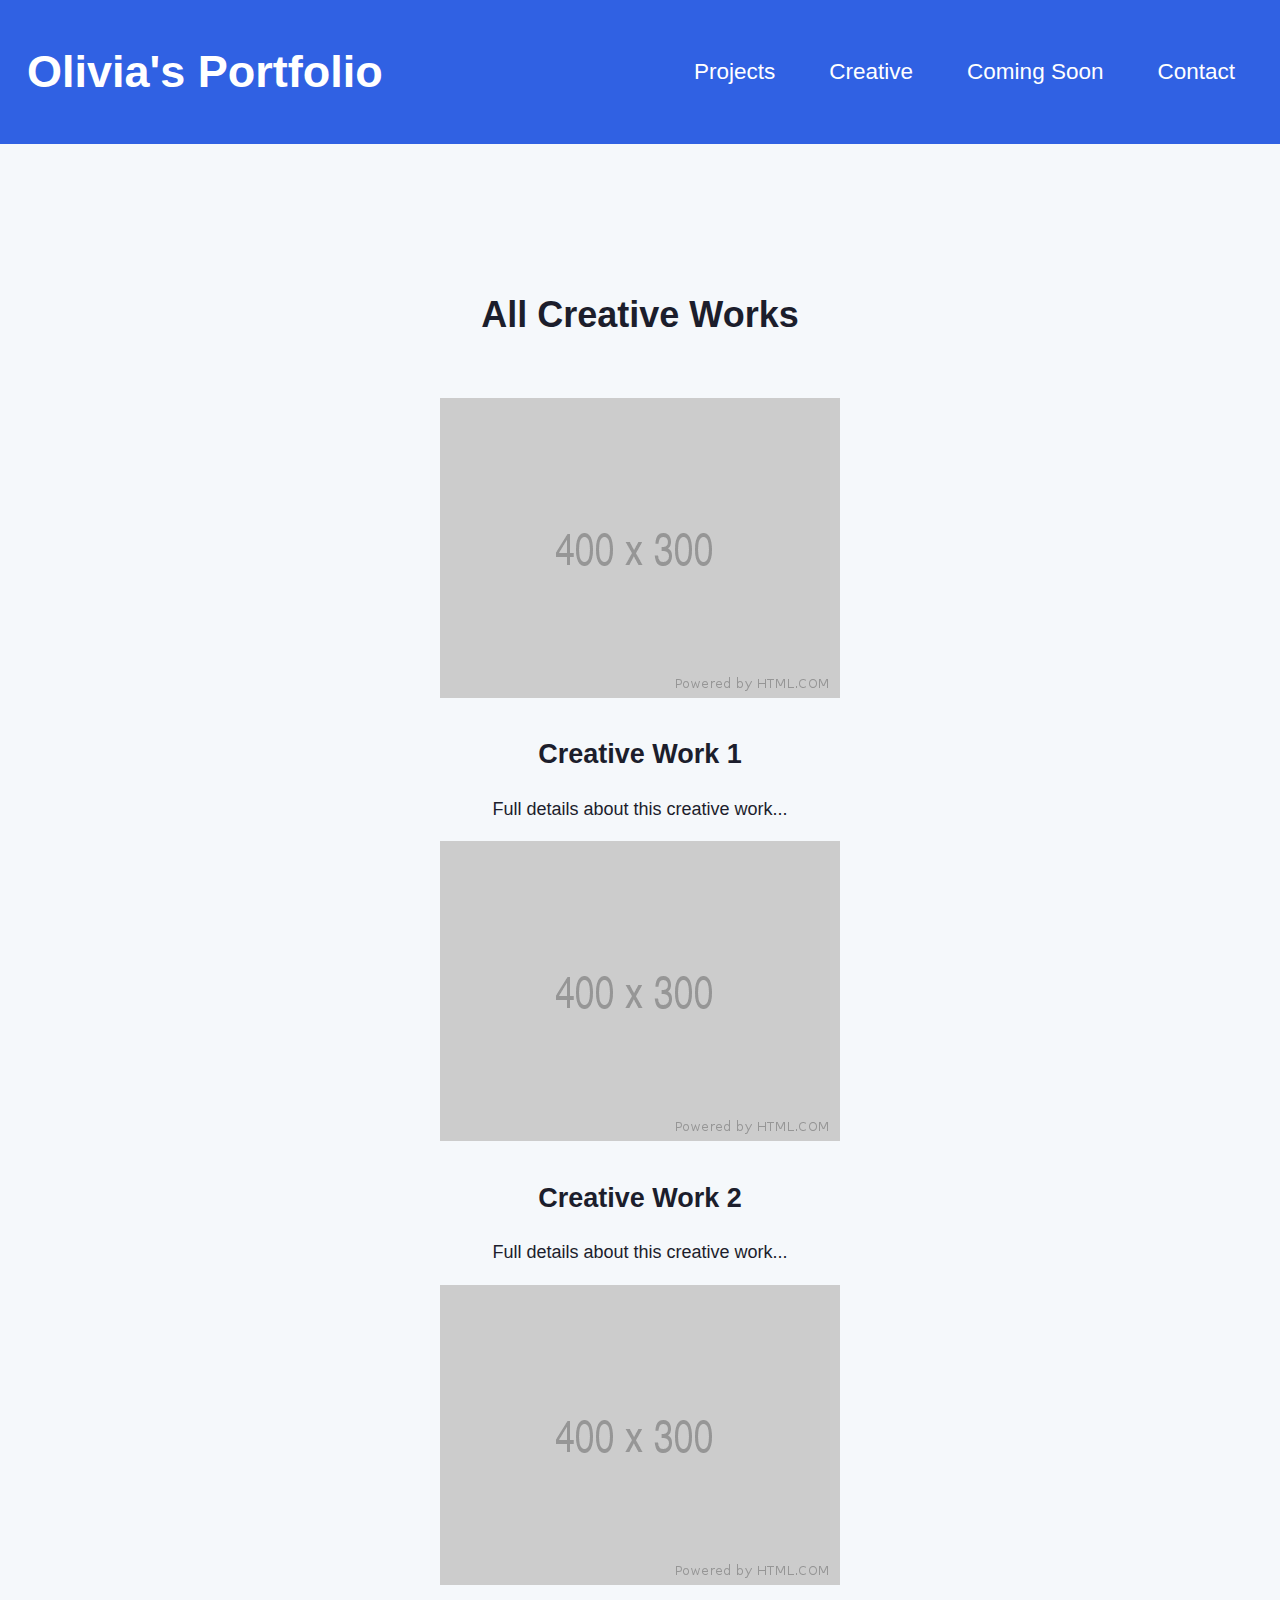
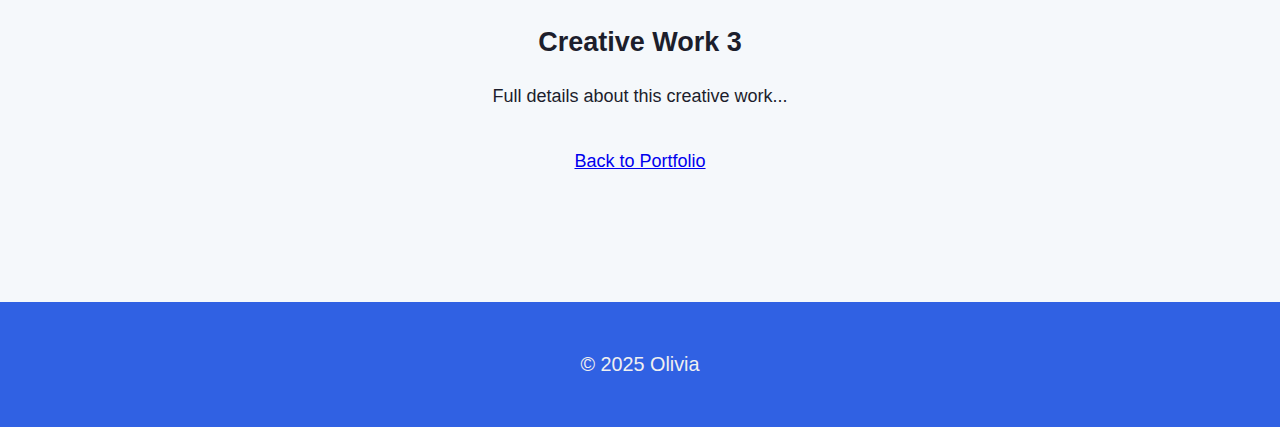
<file: creative.html>
<!DOCTYPE html>
<html lang="en">
<head>
    <meta charset="UTF-8" />
    <meta name="viewport" content="width=device-width, initial-scale=1" />
    <title>Creative Works — Full Gallery</title>
    <link rel="stylesheet" href="style.css" />
</head>
<body class="creative-page">
    <header id="navbar">
        <div class="nav-container">
            <h1><a href="index.html" id="go-home">Olivia's Portfolio</a></h1>
            <button class="menu-toggle" id="menu-toggle">☰</button>
            <nav class="nav-links" id="nav-links">
                <a href="../index.html#creative">Projects</a>
                <a href="../index.html#projects">Creative</a>
                <a href="../index.html#recents">Coming Soon</a>
                <a href="../index.html#contact">Contact</a>
            </nav>
        </div>
    </header>

    <main>
        <section id="creative">
            <h2>All Creative Works</h2>
            <div class="creative-grid">
                <!-- Repeat this block for each creative work -->
                <div class="creative-card">
                    <img src="images/myproject.png" alt="Project preview" class="card-image" />
                    <h3>Creative Work 1</h3>
                    <p>Full details about this creative work...</p>
                </div>
                <div class="creative-card">
                    <img src="images/myproject.png" alt="Project preview" class="card-image" />
                    <h3>Creative Work 2</h3>
                    <p>Full details about this creative work...</p>
                </div>
                <div class="creative-card">
                    <img src="images/myproject.png" alt="Project preview" class="card-image" />
                    <h3>Creative Work 3</h3>
                    <p>Full details about this creative work...</p>
                </div>
                <!-- Add as many as you want here -->
            </div>

            <div class="back-to-portfolio" style="margin-top: 2rem; text-align: center;">
                <a href="index.html#creative" class="see-more-btn">Back to Portfolio</a>
            </div>
        </section>
    </main>

    <footer>
        <p>© 2025 Olivia</p>
    </footer>

    <script src="script.js"></script>
</body>
</html>
</file>
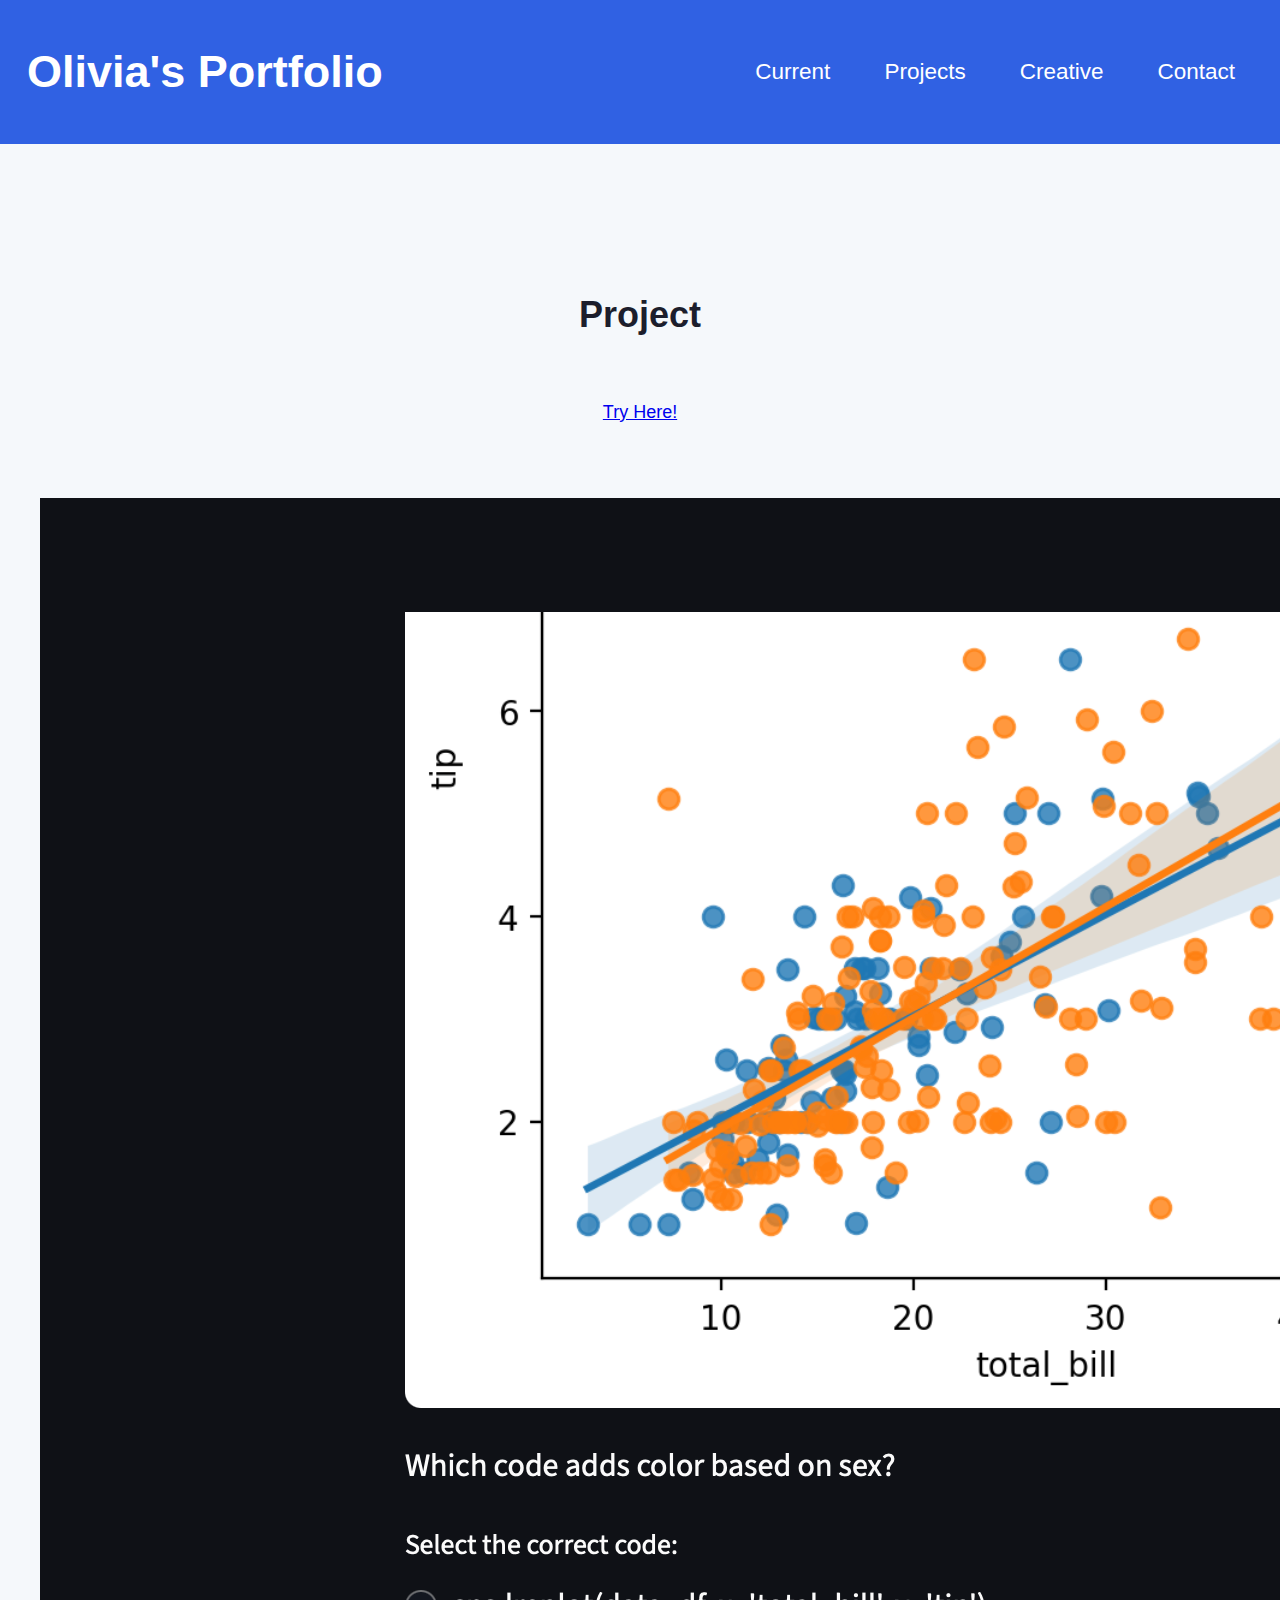
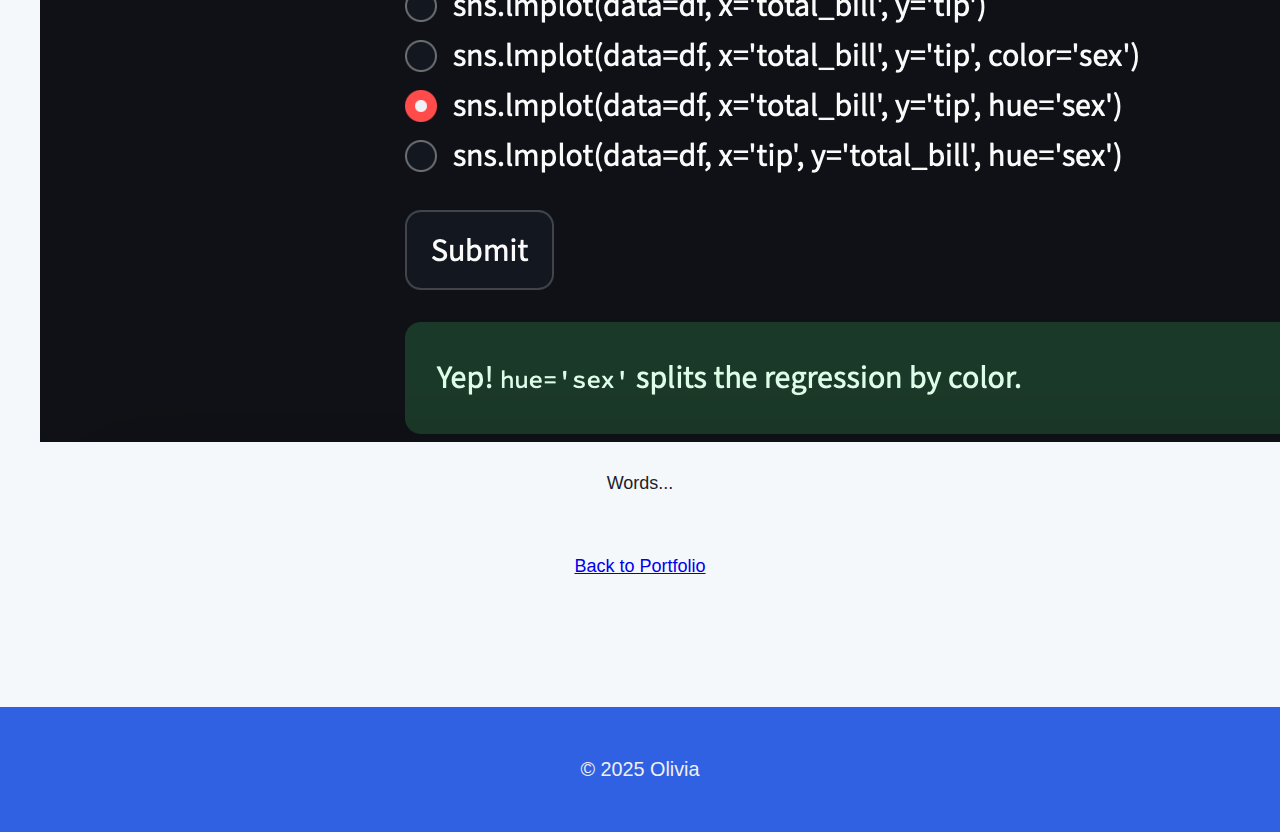
<file: template.html>
<!DOCTYPE html>
<html lang="en">
<head>
    <meta charset="UTF-8" />
    <meta name="viewport" content="width=device-width, initial-scale=1" />
    <title>Creative Works — Full Gallery</title>
    <link rel="stylesheet" href="../style.css" />
</head>
<body class="creative-page">
    <header id="navbar">
        <div class="nav-container">
            <h1><a href="../index.html" id="go-home">Olivia's Portfolio</a></h1>
            <button class="menu-toggle" id="menu-toggle">☰</button>
            <nav class="nav-links" id="nav-links">
                <a href="../index.html#recents">Current</a>
                <a href="../index.html#projects">Projects</a>
                <a href="../index.html#creative">Creative</a>
                <a href="../index.html#contact">Contact</a>
            </nav>
        </div>
    </header>

    <main>
        <section id="creative">
            <h2>Project</h2>

            <div class="back-to-portfolio" style="margin-bottom: 4rem; text-align: center;">
                <a href="https://pandas-review-bqvrut4lmx3bwpiuikixdy.streamlit.app" class="see-more-btn">Try Here!</a>
            </div>
            
            <section id="about-proj">
            <div class="about-proj-container">
                <img src="/images/proj-img/pandas-game1.png" alt="Olivia's photo" class="about-proj-photo" />
                <p class="about-proj-text">
                Words...
                </p>
            </div>
        </section>

            <div class="back-to-portfolio" style="margin-top: 2rem; text-align: center;">
                <a href="../index.html" class="see-more-btn">Back to Portfolio</a>
            </div>
        </section>
    </main>

    <footer>
        <p>© 2025 Olivia</p>
    </footer>

    <script src="../script.js"></script>
</body>
</html>
</file>
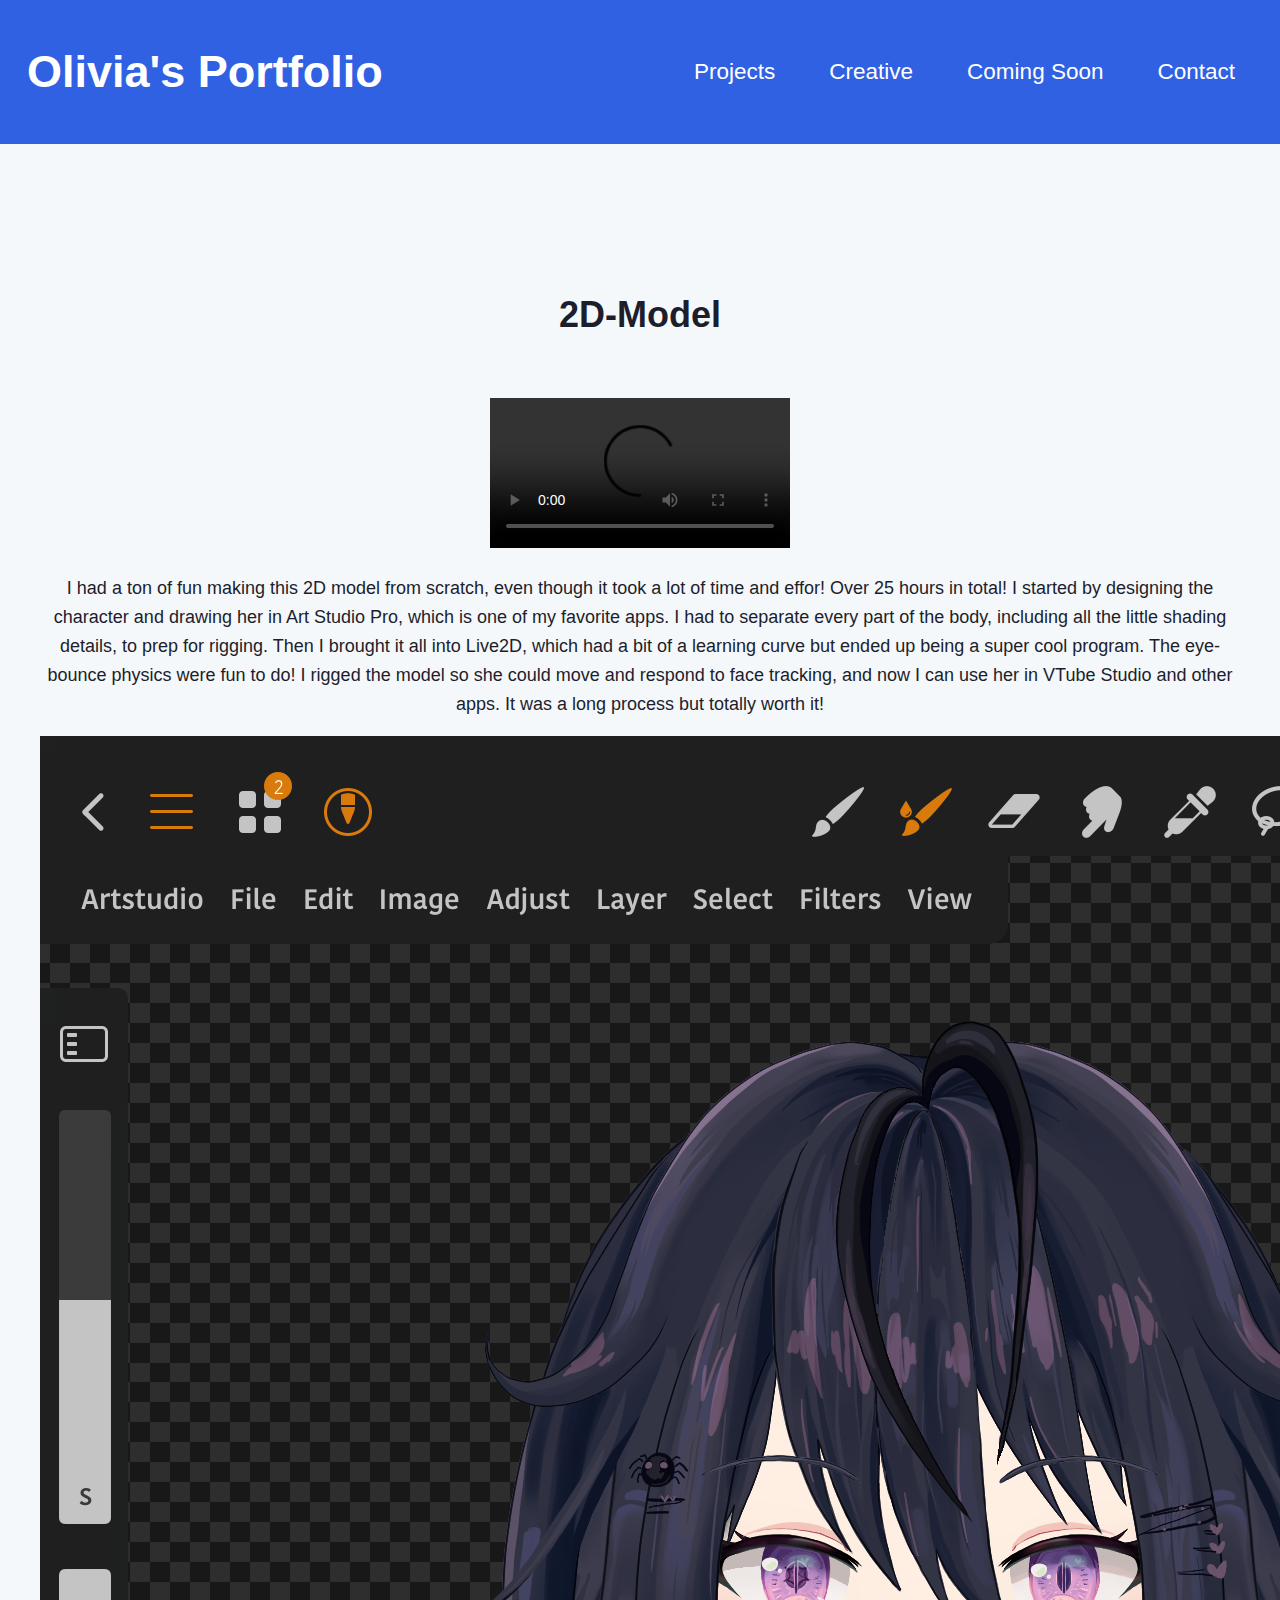
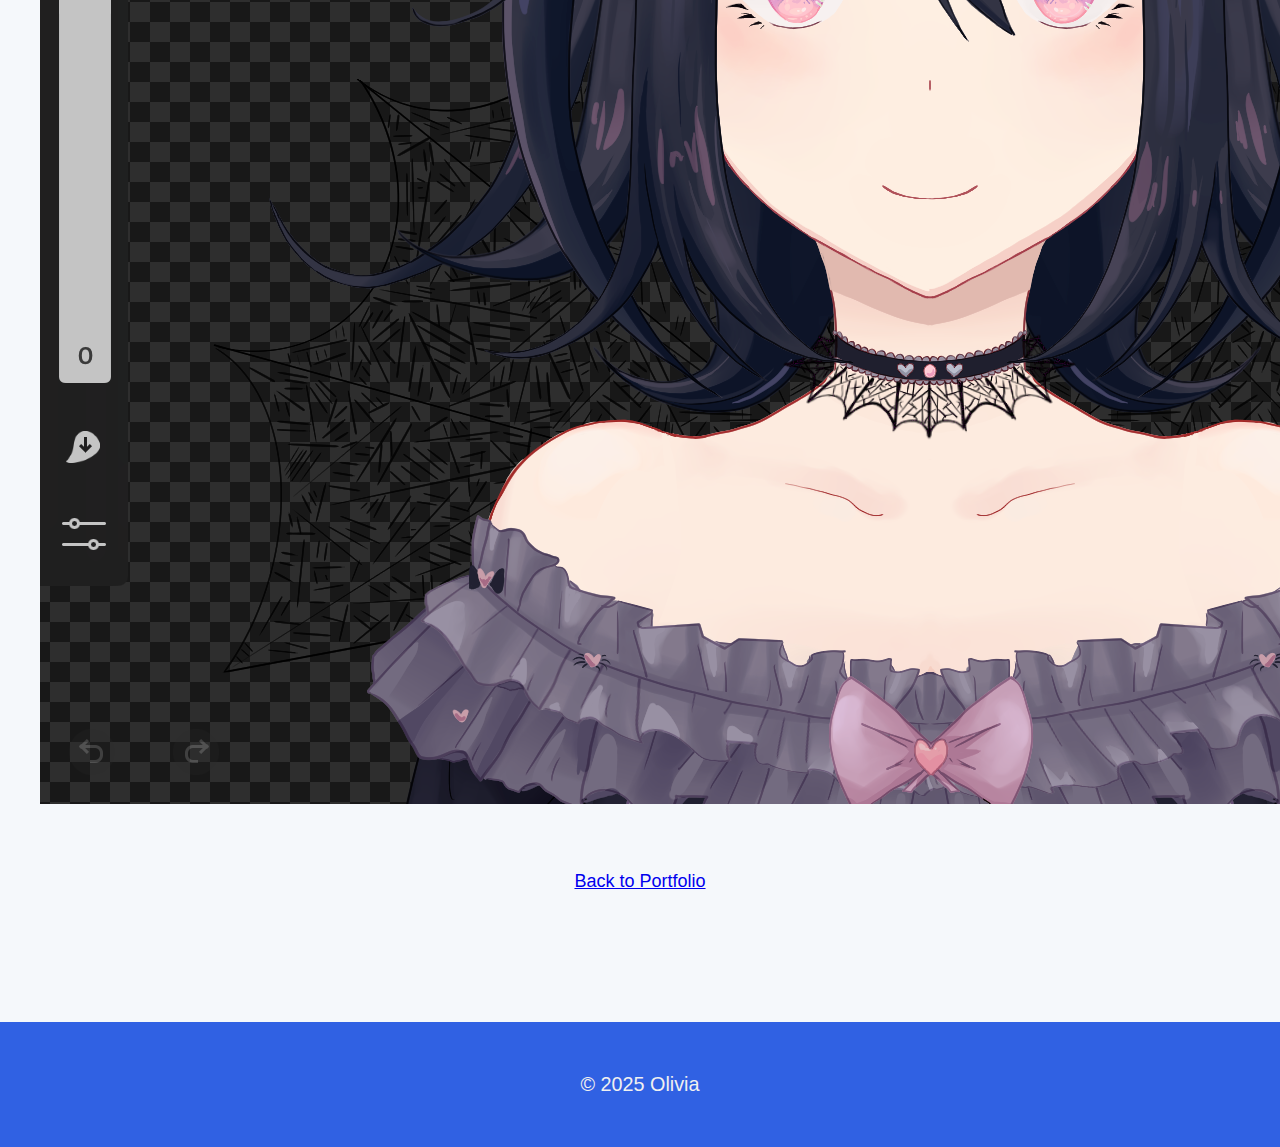
<file: creative/2d-model.html>
<!DOCTYPE html>
<html lang="en">
<head>
    <meta charset="UTF-8" />
    <meta name="viewport" content="width=device-width, initial-scale=1" />
    <title>Creative Works — Full Gallery</title>
    <link rel="stylesheet" href="../style.css" />
</head>
<body class="creative-page">
    <header id="navbar">
        <div class="nav-container">
            <h1><a href="../index.html" id="go-home">Olivia's Portfolio</a></h1>
            <button class="menu-toggle" id="menu-toggle">☰</button>
            <nav class="nav-links" id="nav-links">
                <a href="../index.html#creative">Projects</a>
                <a href="../index.html#projects">Creative</a>
                <a href="../index.html#recents">Coming Soon</a>
                <a href="../index.html#contact">Contact</a>
            </nav>
        </div>
    </header>

    <main>
        <section id="creative">
            <h2>2D-Model</h2>
            
            <section id="about-proj">
            <div class="about-proj-container">
                <video class="my-video" controls> <source src="/vid/2d-model.mov" type="video/quicktime"> </video>
                <p class="about-proj-text">
                I had a ton of fun making this 2D model from scratch, even though it took a lot of time and effor! Over 25 hours in total! I started by designing the character and drawing her in Art Studio Pro, which is one of my favorite apps. I had to separate every part of the body, including all the little shading details, to prep for rigging. Then I brought it all into Live2D, which had a bit of a learning curve but ended up being a super cool program. The eye-bounce physics were fun to do! I rigged the model so she could move and respond to face tracking, and now I can use her in VTube Studio and other apps. It was a long process but totally worth it!
                </p>
                <img src="/images/crea-img/2d-model.PNG" alt="Olivia's photo" class="about-proj-photo" />
            </div>
        </section>

            <div class="back-to-portfolio" style="margin-top: 2rem; text-align: center;">
                <a href="../index.html" class="see-more-btn">Back to Portfolio</a>
            </div>
        </section>
    </main>

    <footer>
        <p>© 2025 Olivia</p>
    </footer>

    <script src="../script.js"></script>
</body>
</html>
</file>
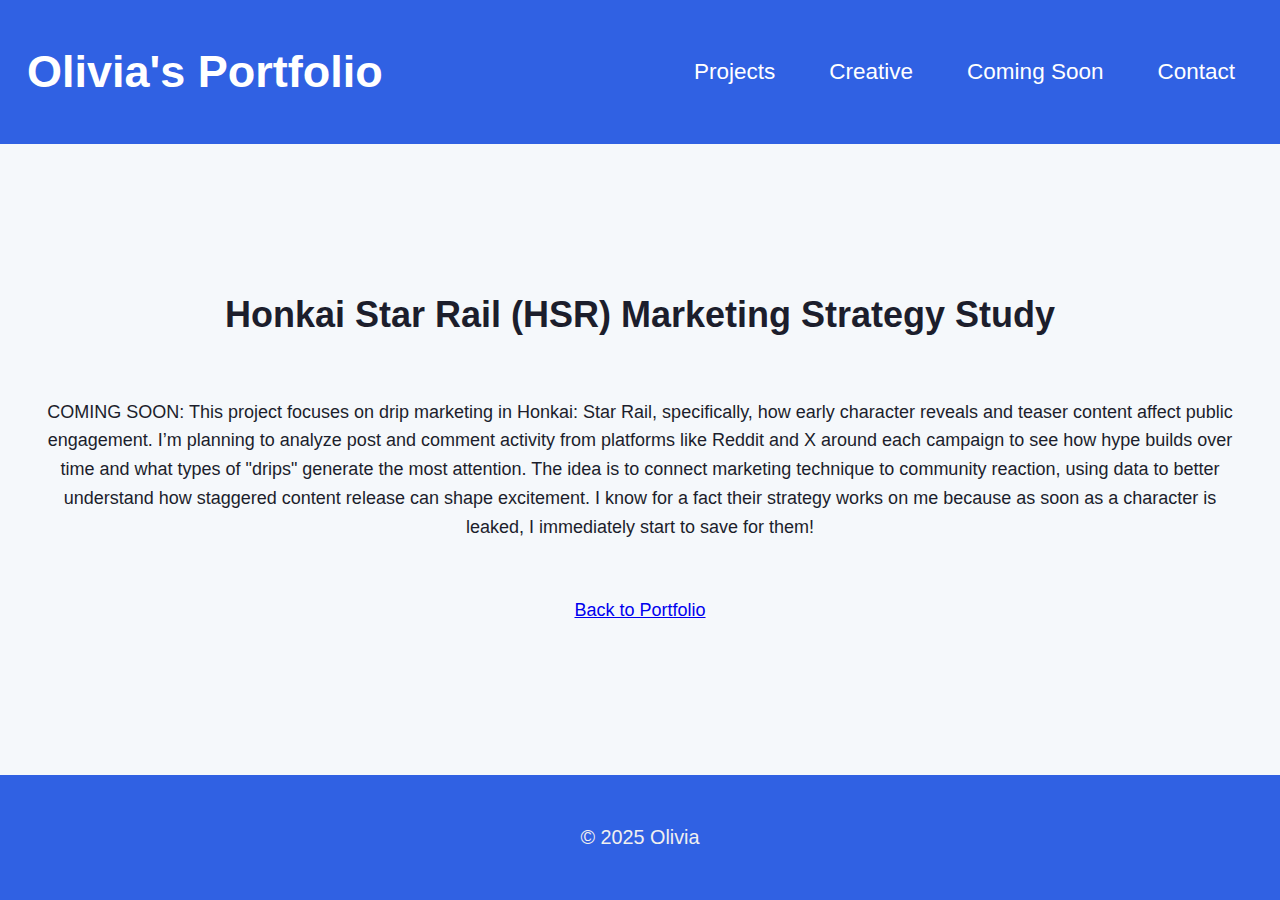
<file: current/hsr_analytics.html>
<!DOCTYPE html>
<html lang="en">
<head>
    <meta charset="UTF-8" />
    <meta name="viewport" content="width=device-width, initial-scale=1" />
    <title>Creative Works — Full Gallery</title>
    <link rel="stylesheet" href="../style.css" />
</head>
<body class="creative-page">
    <header id="navbar">
        <div class="nav-container">
            <h1><a href="../index.html" id="go-home">Olivia's Portfolio</a></h1>
            <button class="menu-toggle" id="menu-toggle">☰</button>
            <nav class="nav-links" id="nav-links">
                <a href="../index.html#creative">Projects</a>
                <a href="../index.html#projects">Creative</a>
                <a href="../index.html#recents">Coming Soon</a>
                <a href="../index.html#contact">Contact</a>
            </nav>
        </div>
    </header>

    <main>
        <section id="creative">
            <h2>Honkai Star Rail (HSR) Marketing Strategy Study</h2>
            
            <section id="about-proj">
            <div class="about-proj-container">
                <p class="about-proj-text">
                COMING SOON: This project focuses on drip marketing in Honkai: Star Rail, specifically, how early character reveals and teaser content affect public engagement. I’m planning to analyze post and comment activity from platforms like Reddit and X around each campaign to see how hype builds over time and what types of "drips" generate the most attention. The idea is to connect marketing technique to community reaction, using data to better understand how staggered content release can shape excitement. I know for a fact their strategy works on me because as soon as a character is leaked, I immediately start to save for them!
                </p>
            </div>
        </section>

            <div class="back-to-portfolio" style="margin-top: 2rem; text-align: center;">
                <a href="../index.html" class="see-more-btn">Back to Portfolio</a>
            </div>
        </section>
    </main>

    <footer>
        <p>© 2025 Olivia</p>
    </footer>

    <script src="../script.js"></script>
</body>
</html>
</file>
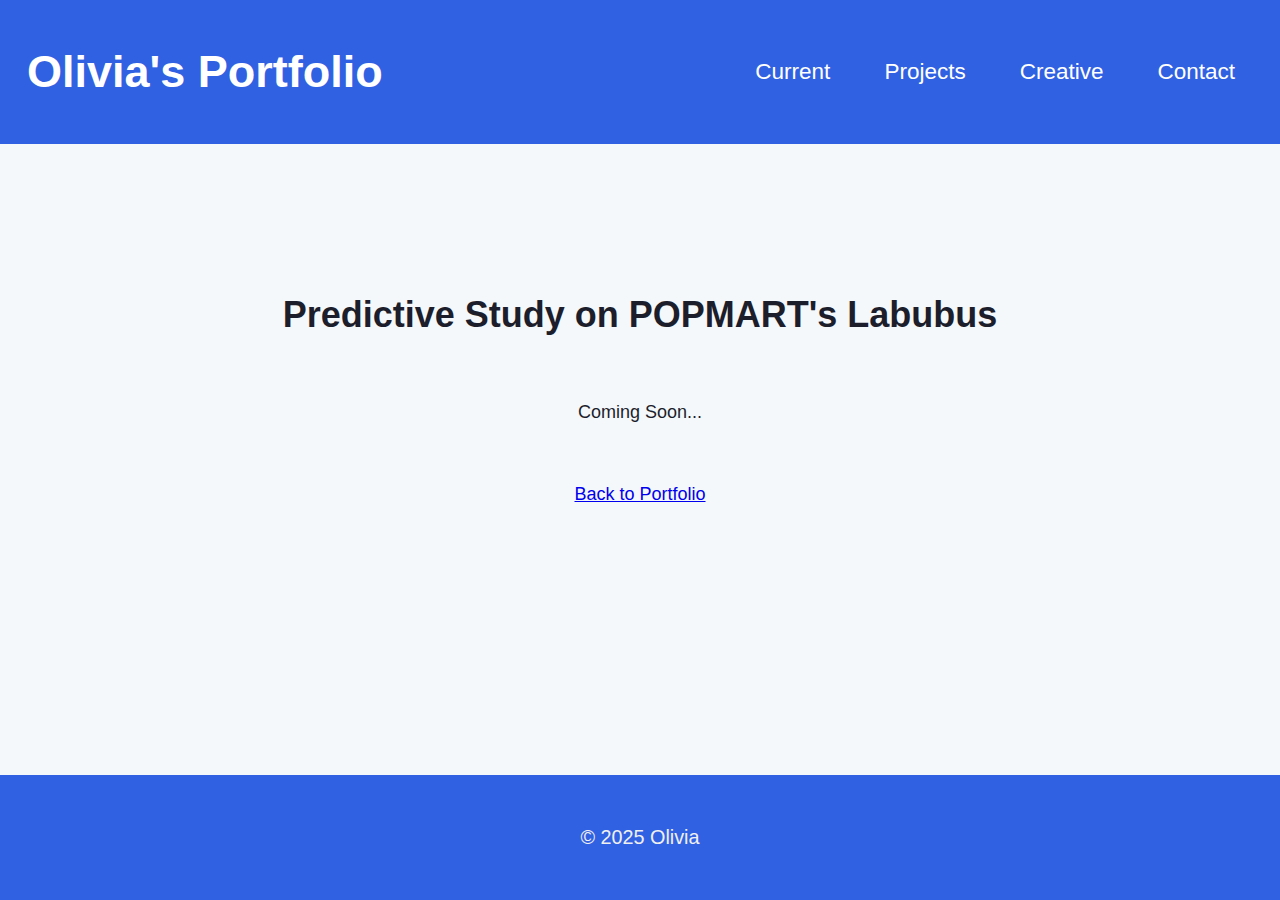
<file: current/labubu-trends.html>
<!DOCTYPE html>
<html lang="en">
<head>
    <meta charset="UTF-8" />
    <meta name="viewport" content="width=device-width, initial-scale=1" />
    <title>Creative Works — Full Gallery</title>
    <link rel="stylesheet" href="../style.css" />
</head>
<body class="creative-page">
    <header id="navbar">
        <div class="nav-container">
            <h1><a href="../index.html" id="go-home">Olivia's Portfolio</a></h1>
            <button class="menu-toggle" id="menu-toggle">☰</button>
            <nav class="nav-links" id="nav-links">
                <a href="../index.html#recents">Current</a>
                <a href="../index.html#projects">Projects</a>
                <a href="../index.html#creative">Creative</a>
                <a href="../index.html#contact">Contact</a>
            </nav>
        </div>
    </header>

    <main>
        <section id="creative">
            <h2>Predictive Study on POPMART's Labubus</h2>
            
            <section id="about-proj">
            <div class="about-proj-container">
                <p class="about-proj-text">
                Coming Soon...
                </p>
            </div>
        </section>

            <div class="back-to-portfolio" style="margin-top: 2rem; text-align: center;">
                <a href="../index.html" class="see-more-btn">Back to Portfolio</a>
            </div>
        </section>
    </main>

    <footer>
        <p>© 2025 Olivia</p>
    </footer>

    <script src="../script.js"></script>
</body>
</html>
</file>
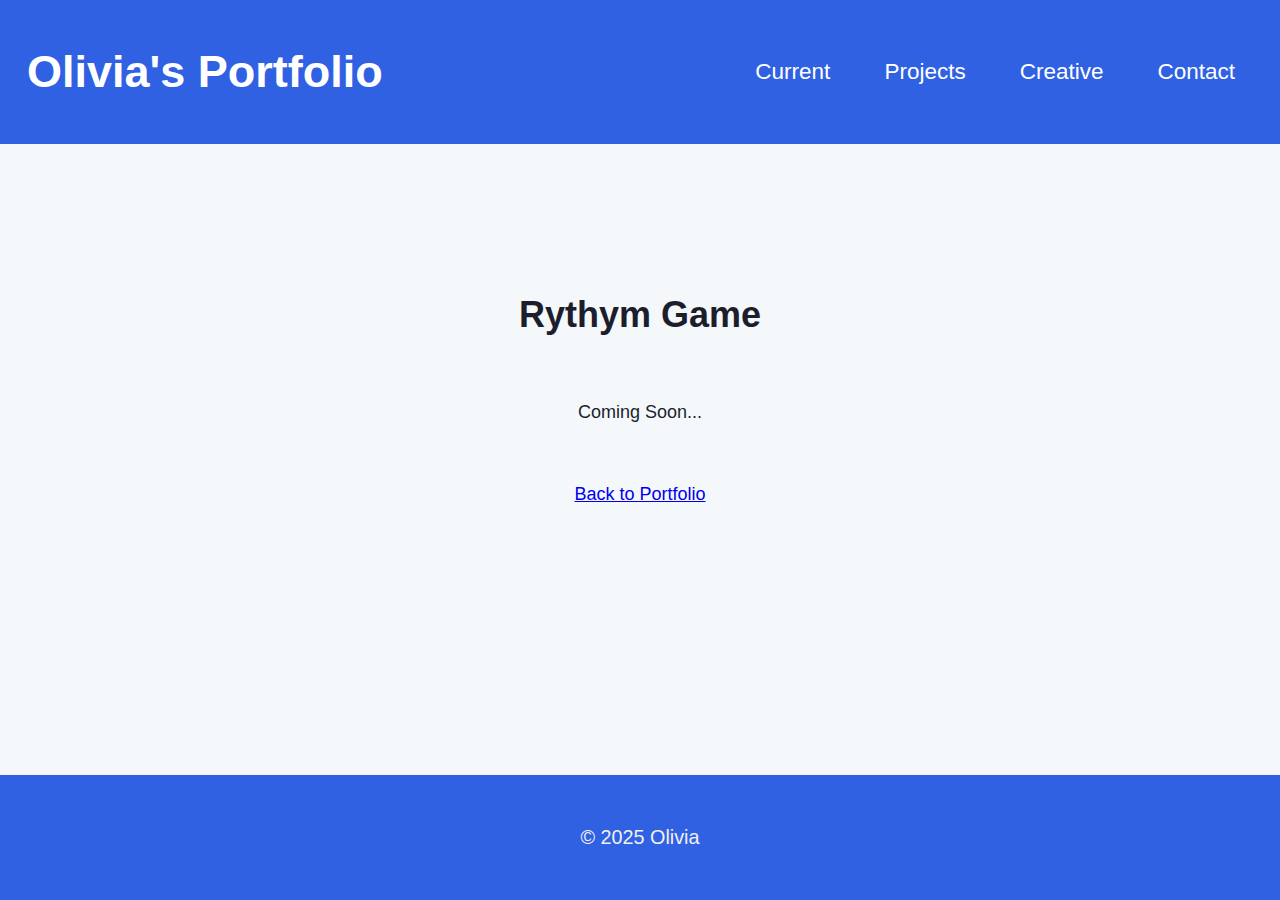
<file: current/rythym-game.html>
<!DOCTYPE html>
<html lang="en">
<head>
    <meta charset="UTF-8" />
    <meta name="viewport" content="width=device-width, initial-scale=1" />
    <title>Creative Works — Full Gallery</title>
    <link rel="stylesheet" href="../style.css" />
</head>
<body class="creative-page">
    <header id="navbar">
        <div class="nav-container">
            <h1><a href="../index.html" id="go-home">Olivia's Portfolio</a></h1>
            <button class="menu-toggle" id="menu-toggle">☰</button>
            <nav class="nav-links" id="nav-links">
                <a href="../index.html#recents">Current</a>
                <a href="../index.html#projects">Projects</a>
                <a href="../index.html#creative">Creative</a>
                <a href="../index.html#contact">Contact</a>
            </nav>
        </div>
    </header>

    <main>
        <section id="creative">
            <h2>Rythym Game</h2>
            
            <section id="about-proj">
            <div class="about-proj-container">
                <p class="about-proj-text">
                Coming Soon...
                </p>
            </div>
        </section>

            <div class="back-to-portfolio" style="margin-top: 2rem; text-align: center;">
                <a href="../index.html" class="see-more-btn">Back to Portfolio</a>
            </div>
        </section>
    </main>

    <footer>
        <p>© 2025 Olivia</p>
    </footer>

    <script src="../script.js"></script>
</body>
</html>
</file>
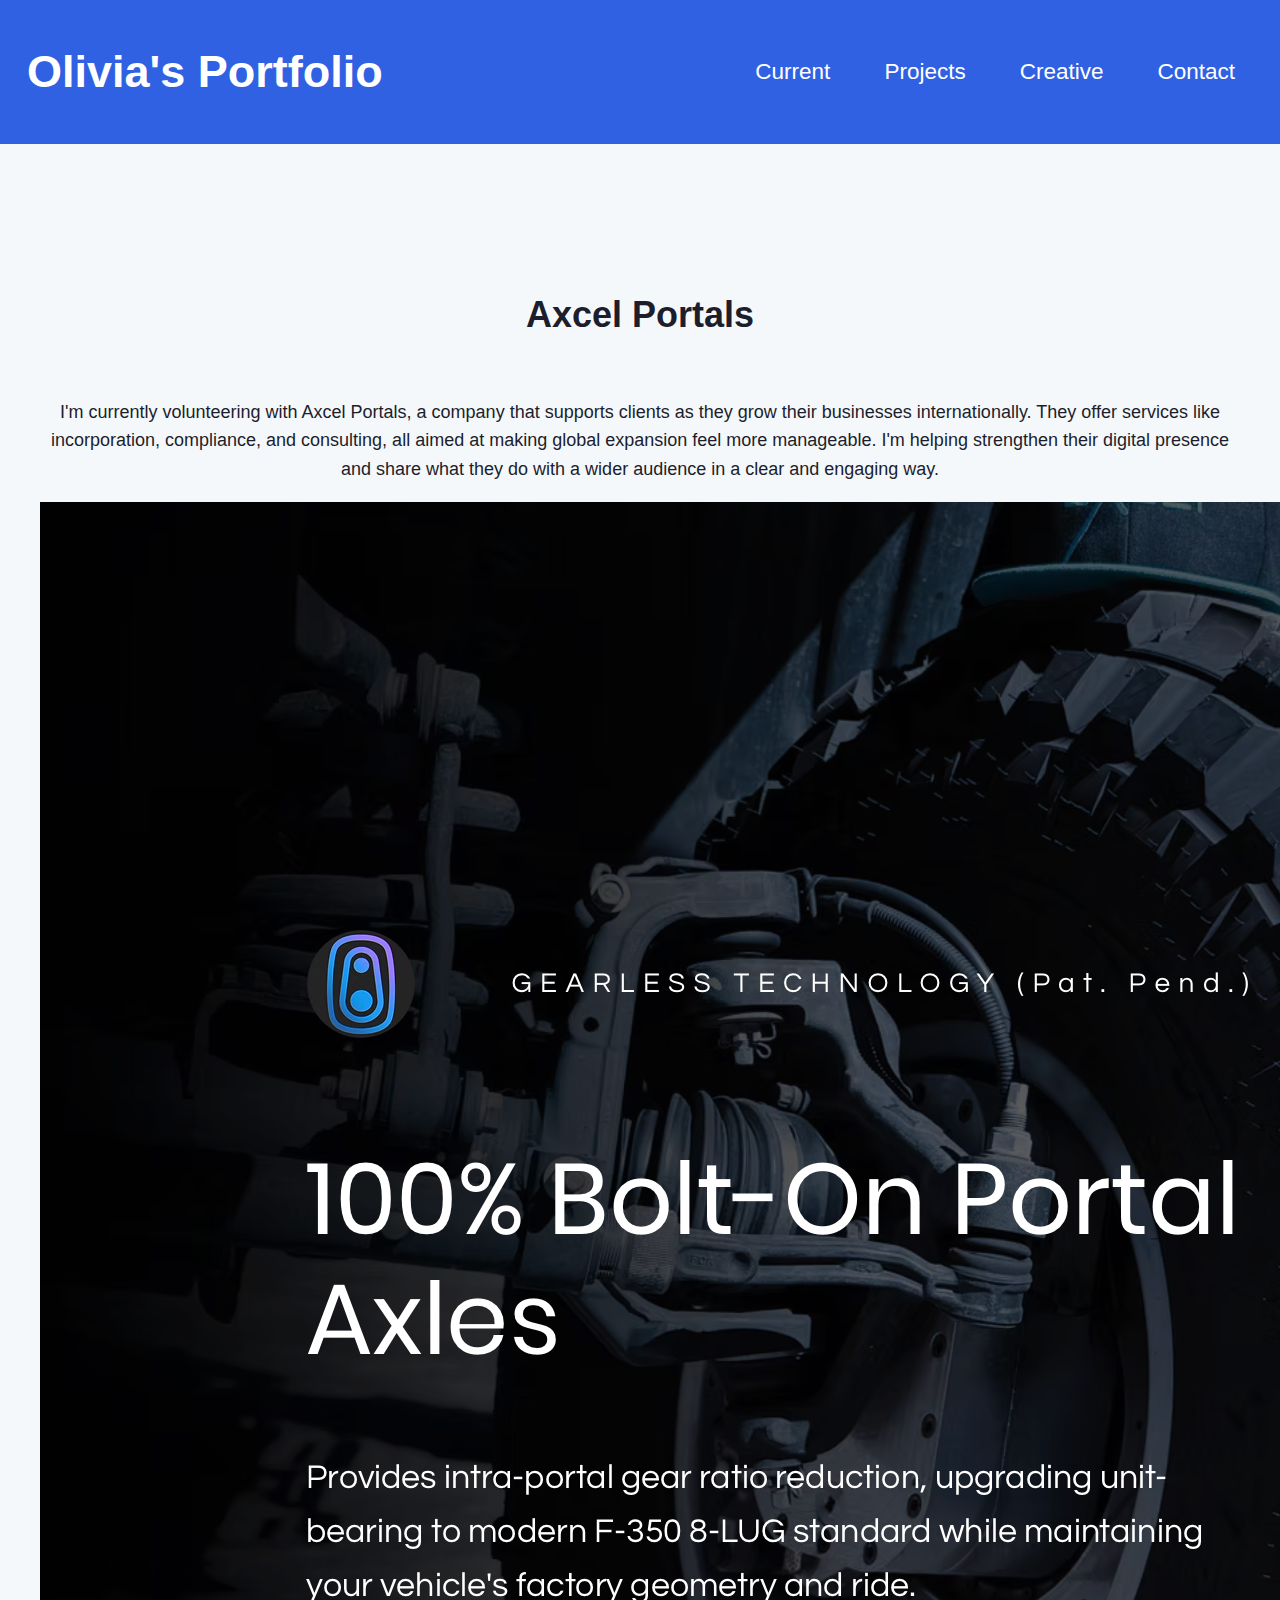
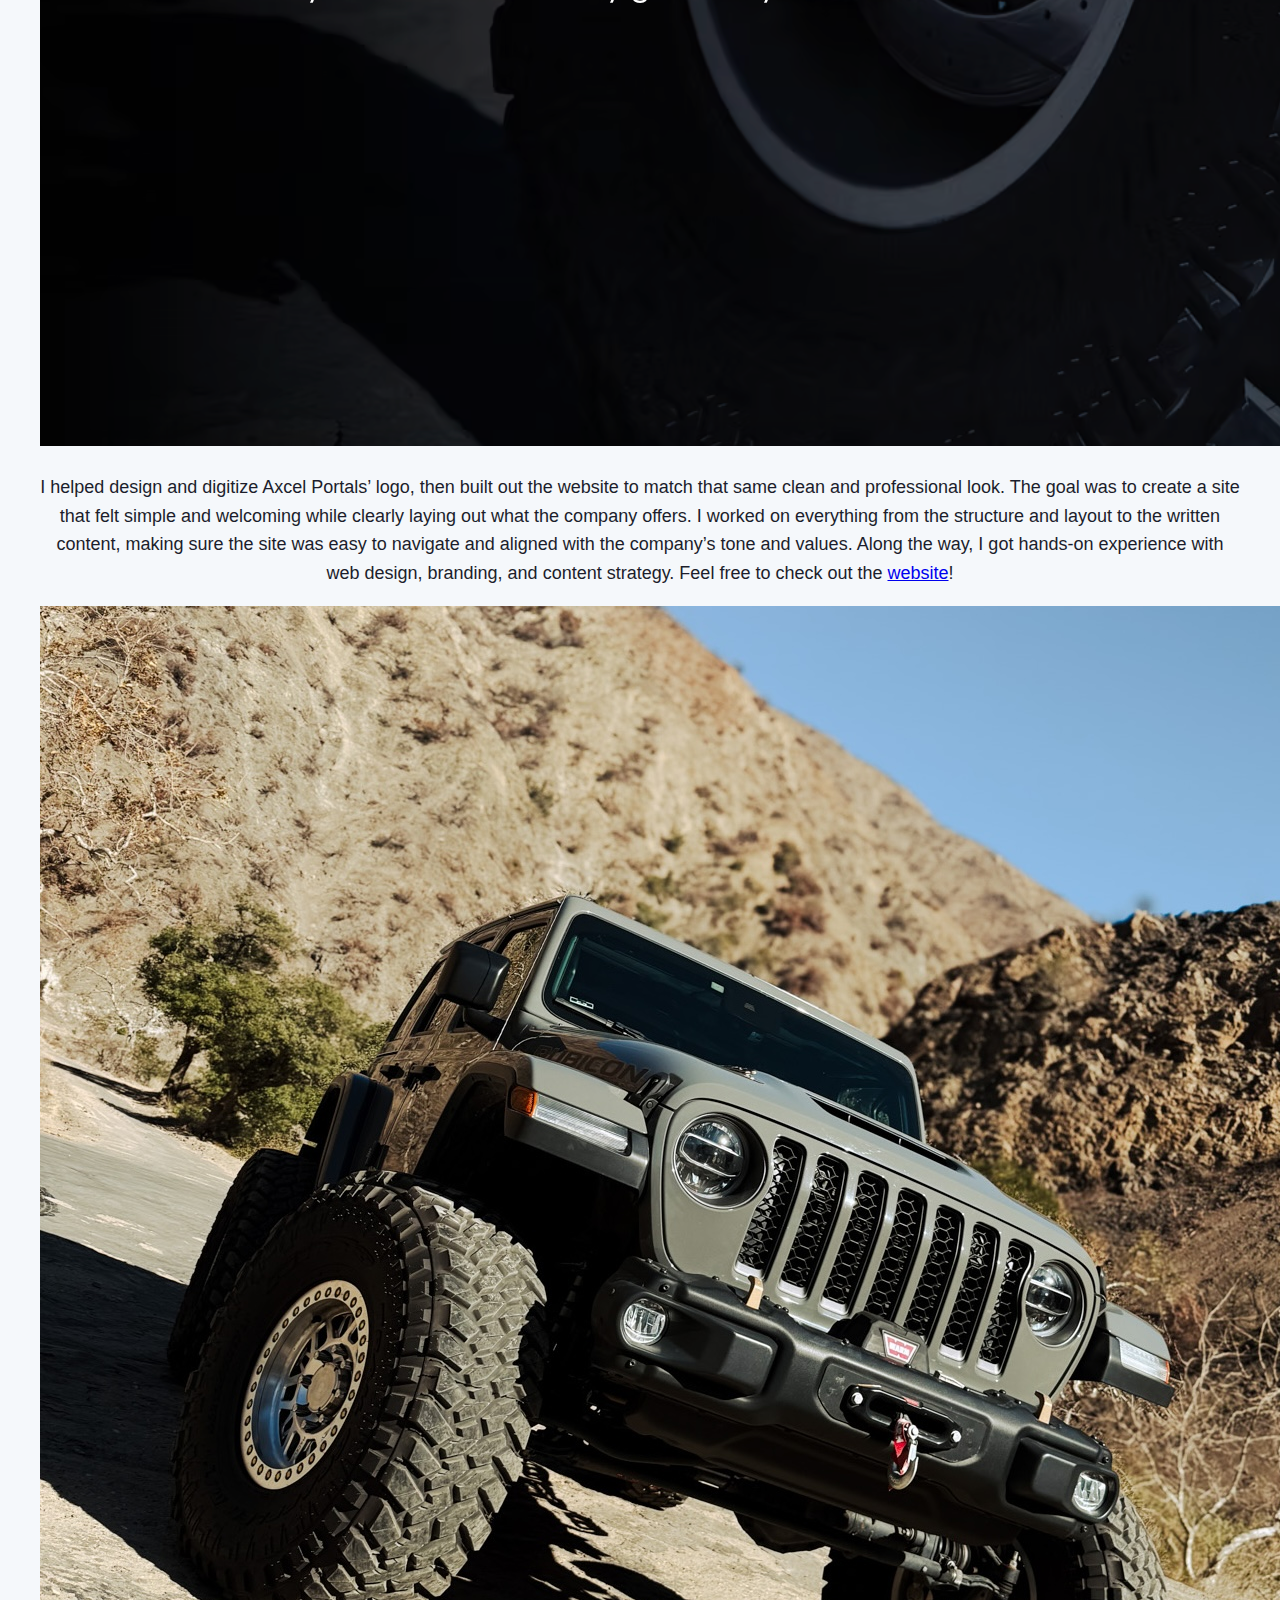
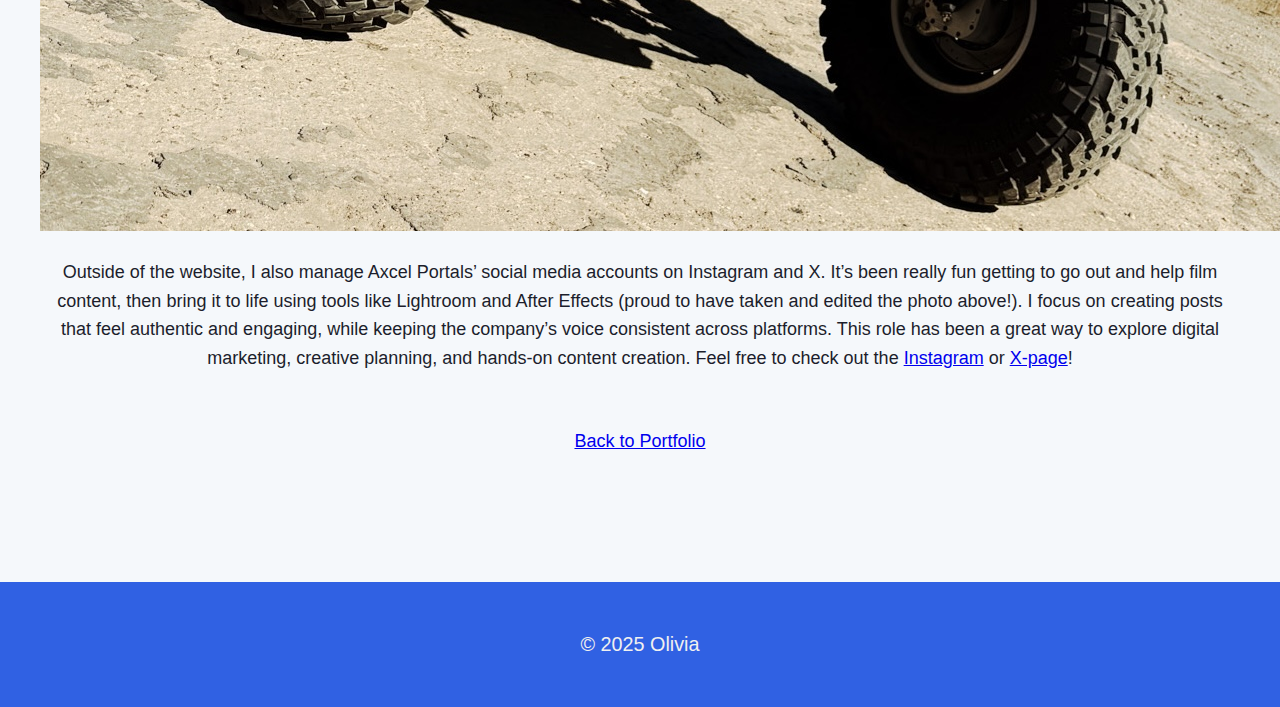
<file: proj/axcel.html>
<!DOCTYPE html>
<html lang="en">
<head>
    <meta charset="UTF-8" />
    <meta name="viewport" content="width=device-width, initial-scale=1" />
    <title>Creative Works — Full Gallery</title>
    <link rel="stylesheet" href="../style.css" />
</head>
<body class="creative-page">
    <header id="navbar">
        <div class="nav-container">
            <h1><a href="../index.html" id="go-home">Olivia's Portfolio</a></h1>
            <button class="menu-toggle" id="menu-toggle">☰</button>
            <nav class="nav-links" id="nav-links">
                <a href="../index.html#recents">Current</a>
                <a href="../index.html#projects">Projects</a>
                <a href="../index.html#creative">Creative</a>
                <a href="../index.html#contact">Contact</a>
            </nav>
        </div>
    </header>

    <main>
        <section id="creative">
            <h2>Axcel Portals</h2>
            
            <section id="about-proj">
                <div class="about-proj-container">
                    <p class="about-proj-text">
                    I'm currently volunteering with Axcel Portals, a company that supports clients as they grow their businesses internationally. They offer services like incorporation, compliance, and consulting, all aimed at making global expansion feel more manageable. I'm helping strengthen their digital presence and share what they do with a wider audience in a clear and engaging way.
                    </p>
                </div>

                <div class="about-proj-container">
                    <img src="/images/proj-img/axcel1.png" alt="Olivia's photo" class="about-proj-photo" />
                    <p class="about-proj-text">
                    I helped design and digitize Axcel Portals’ logo, then built out the website to match that same clean and professional look. The goal was to create a site that felt simple and welcoming while clearly laying out what the company offers. I worked on everything from the structure and layout to the written content, making sure the site was easy to navigate and aligned with the company’s tone and values. Along the way, I got hands-on experience with web design, branding, and content strategy.

                    Feel free to check out the <a href="https://www.axcelportals.com" target="_blank">website</a>!
                    </p>
                </div>

                <div class="about-proj-container">
                    <img src="/images/proj-img/axcel2.jpeg" alt="Olivia's photo" class="about-proj-photo" />
                    <p class="about-proj-text">
                    Outside of the website, I also manage Axcel Portals’ social media accounts on Instagram and X. It’s been really fun getting to go out and help film content, then bring it to life using tools like Lightroom and After Effects (proud to have taken and edited the photo above!). I focus on creating posts that feel authentic and engaging, while keeping the company’s voice consistent across platforms. This role has been a great way to explore digital marketing, creative planning, and hands-on content creation.

                    Feel free to check out the <a href="https://www.instagram.com/axcelportals/" target="_blank">Instagram</a> or <a href="https://x.com/axcelportals" target="_blank">X-page</a>!
                    </p>
                </div>
            </section>

            <div class="back-to-portfolio" style="margin-top: 2rem; text-align: center;">
                <a href="../index.html" class="see-more-btn">Back to Portfolio</a>
            </div>
        </section>
    </main>

    <footer>
        <p>© 2025 Olivia</p>
    </footer>

    <script src="../script.js"></script>
</body>
</html>
</file>
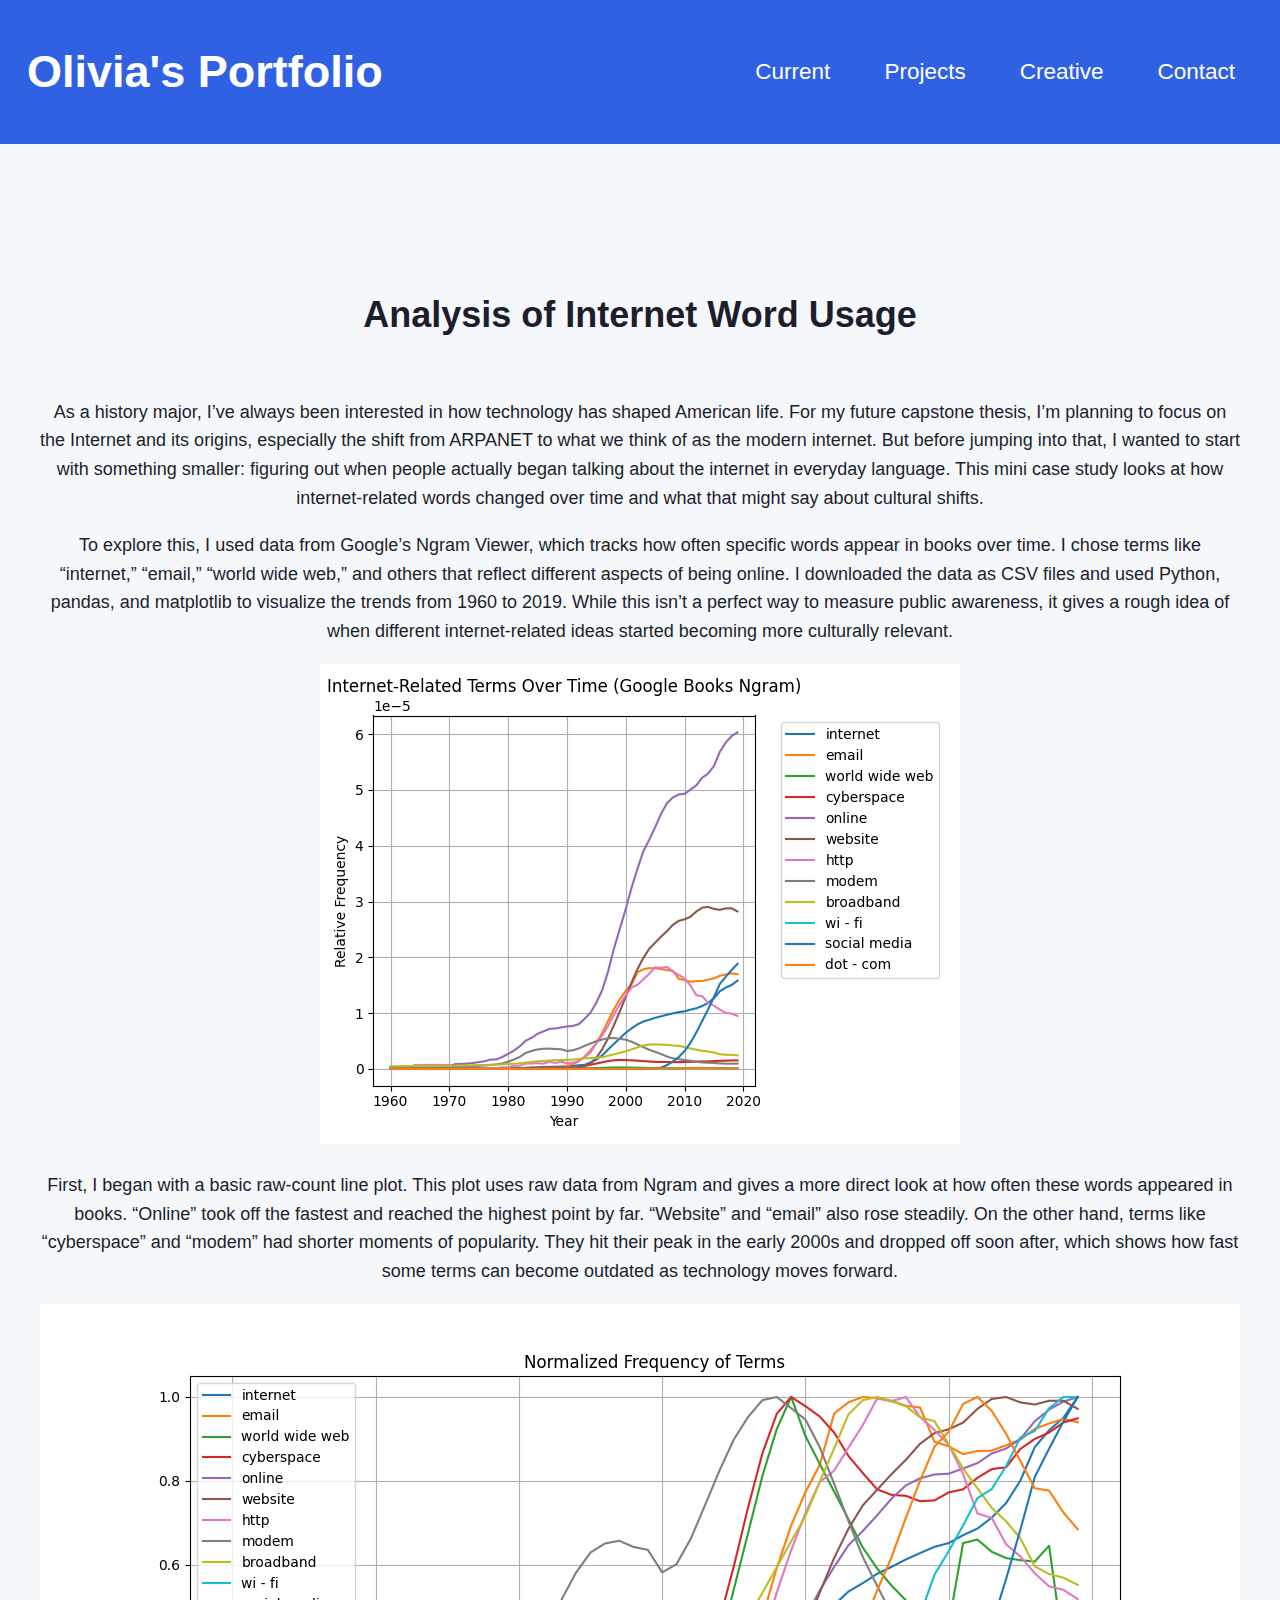
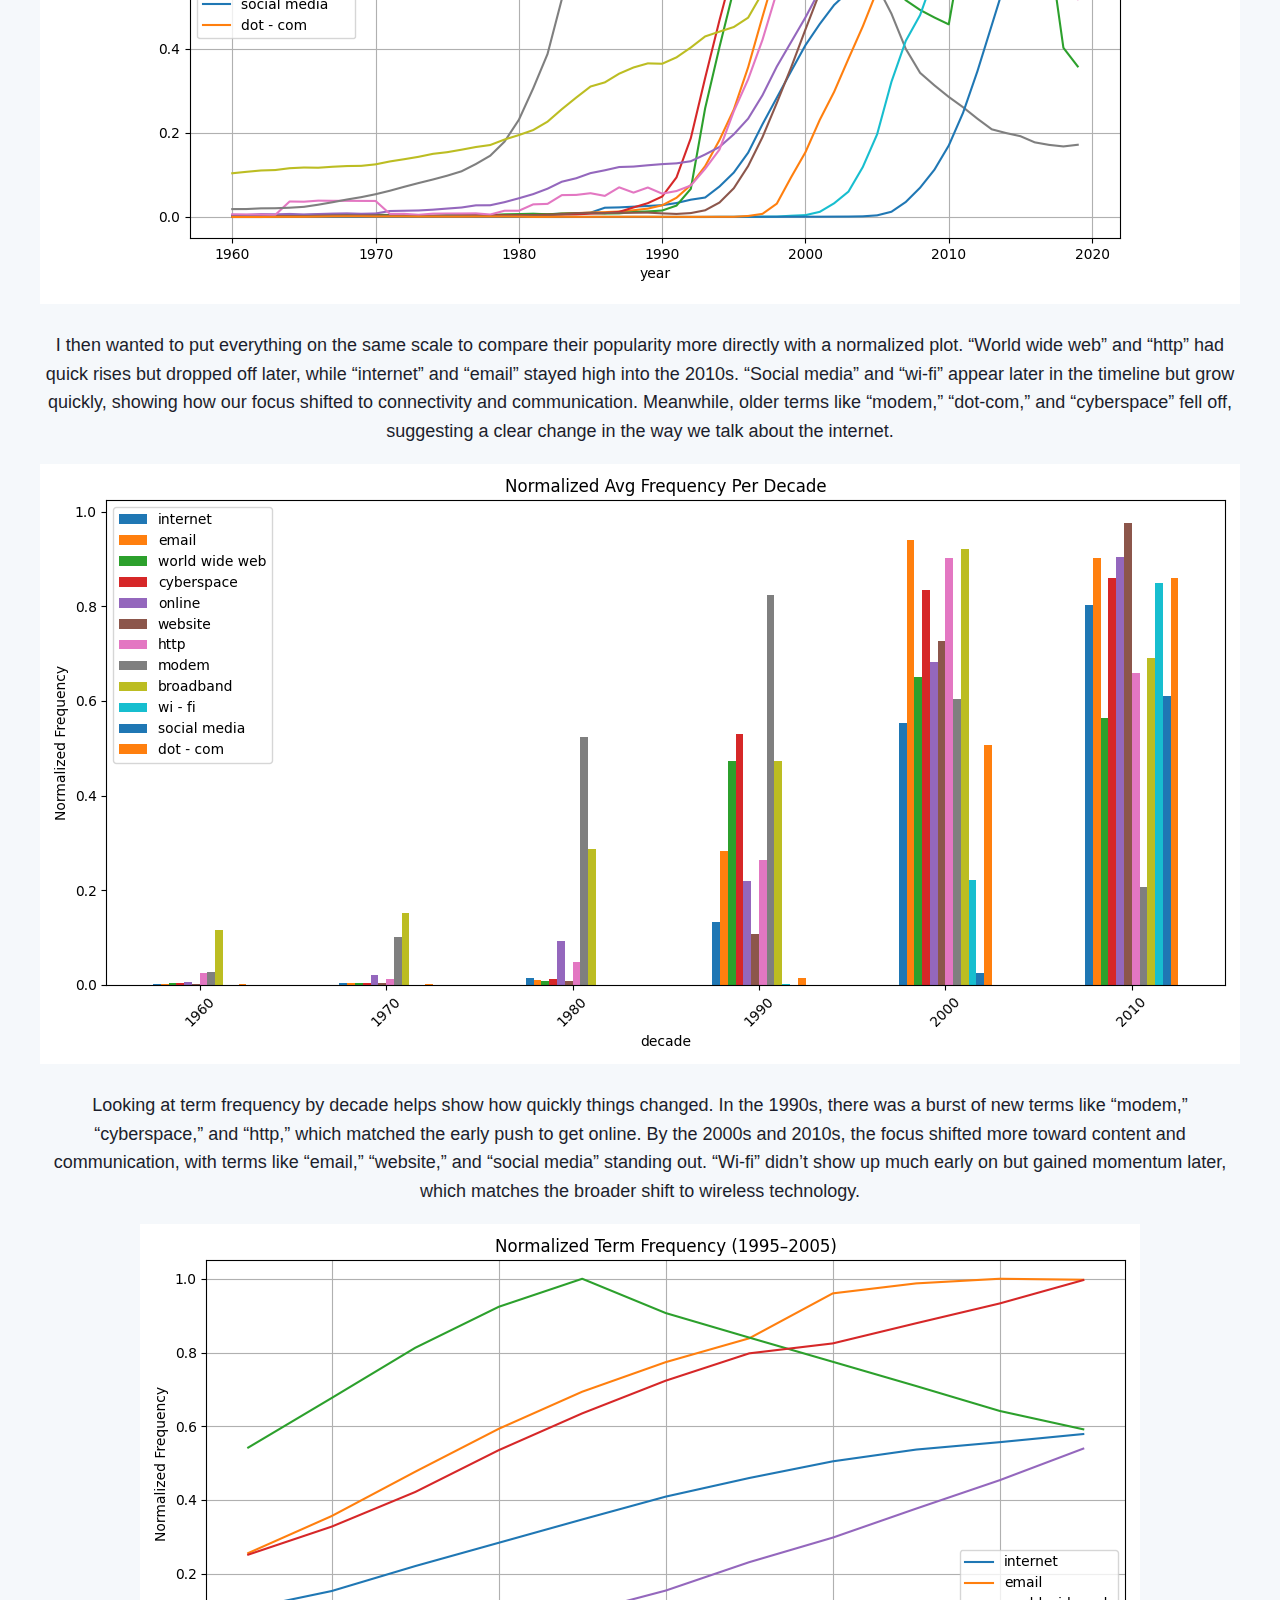
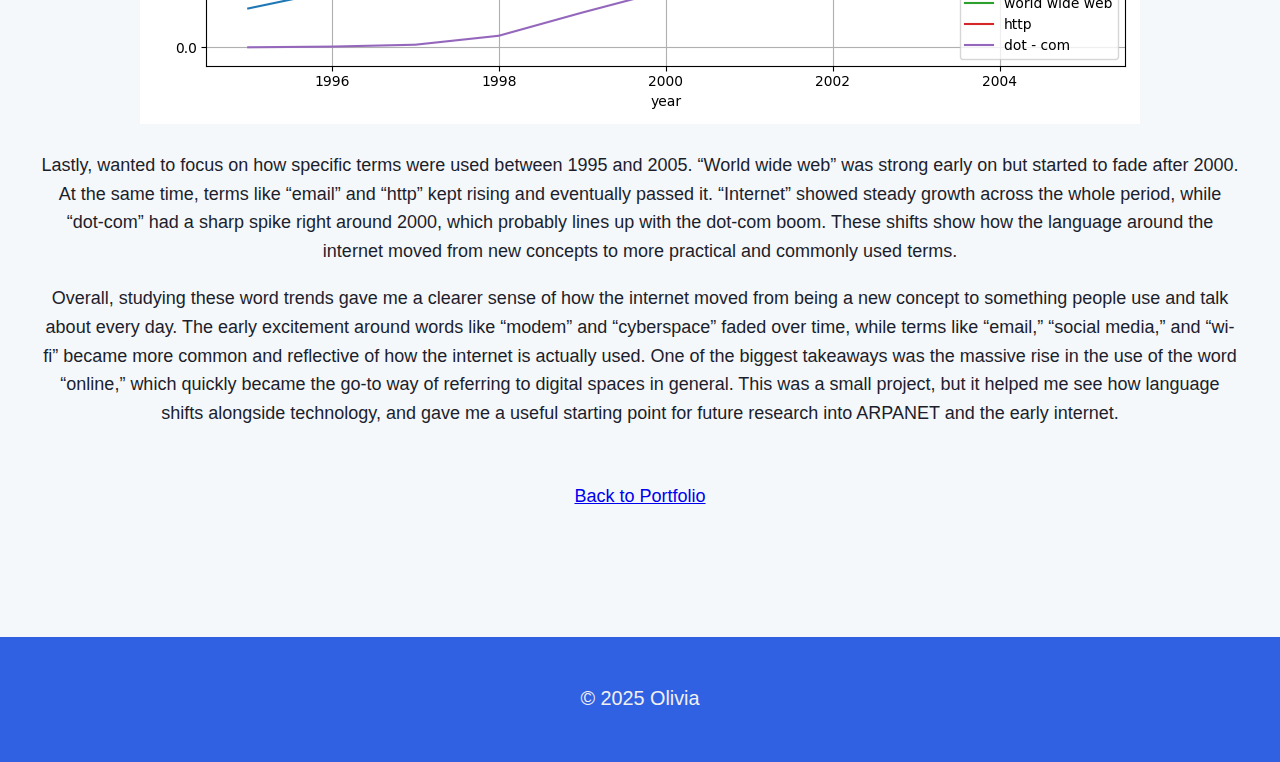
<file: proj/internet-study.html>
<!DOCTYPE html>
<html lang="en">
<head>
    <meta charset="UTF-8" />
    <meta name="viewport" content="width=device-width, initial-scale=1" />
    <title>Creative Works — Full Gallery</title>
    <link rel="stylesheet" href="../style.css" />
</head>
<body class="creative-page">
    <header id="navbar">
        <div class="nav-container">
            <h1><a href="../index.html" id="go-home">Olivia's Portfolio</a></h1>
            <button class="menu-toggle" id="menu-toggle">☰</button>
            <nav class="nav-links" id="nav-links">
                <a href="../index.html#recents">Current</a>
                <a href="../index.html#projects">Projects</a>
                <a href="../index.html#creative">Creative</a>
                <a href="../index.html#contact">Contact</a>
            </nav>
        </div>
    </header>

    <main>
        <section id="creative">
            <h2>Analysis of Internet Word Usage</h2>
            
            <section id="about-proj">
            <div class="about-proj-container">
                <p class="about-proj-text">
                    As a history major, I’ve always been interested in how technology has shaped American life. For my future capstone thesis, I’m planning to focus on the Internet and its origins, especially the shift from ARPANET to what we think of as the modern internet. But before jumping into that, I wanted to start with something smaller: figuring out when people actually began talking about the internet in everyday language. This mini case study looks at how internet-related words changed over time and what that might say about cultural shifts.
                </p>
                <p class="about-proj-text">
                    To explore this, I used data from Google’s Ngram Viewer, which tracks how often specific words appear in books over time. I chose terms like “internet,” “email,” “world wide web,” and others that reflect different aspects of being online. I downloaded the data as CSV files and used Python, pandas, and matplotlib to visualize the trends from 1960 to 2019. While this isn’t a perfect way to measure public awareness, it gives a rough idea of when different internet-related ideas started becoming more culturally relevant.
                </p>
            </div>
            <div class="about-proj-container">
                <img src="/images/proj-img/internet case study/int1.png" alt="Olivia's photo" class="about-proj-photo" />
                <p class="about-proj-text">
                First, I began with a basic raw-count line plot. This plot uses raw data from Ngram and gives a more direct look at how often these words appeared in books. “Online” took off the fastest and reached the highest point by far. “Website” and “email” also rose steadily. On the other hand, terms like “cyberspace” and “modem” had shorter moments of popularity. They hit their peak in the early 2000s and dropped off soon after, which shows how fast some terms can become outdated as technology moves forward.
                </p>
            </div>
            <div class="about-proj-container">
                <img src="/images/proj-img/internet case study/int4.png" alt="Olivia's photo" class="about-proj-photo" />
                <p class="about-proj-text">
                I then wanted to put everything on the same scale to compare their popularity more directly with a normalized plot. “World wide web” and “http” had quick rises but dropped off later, while “internet” and “email” stayed high into the 2010s. “Social media” and “wi-fi” appear later in the timeline but grow quickly, showing how our focus shifted to connectivity and communication. Meanwhile, older terms like “modem,” “dot-com,” and “cyberspace” fell off, suggesting a clear change in the way we talk about the internet.
                </p>
            </div>
            <div class="about-proj-container">
                <img src="/images/proj-img/internet case study/int2.png" alt="Olivia's photo" class="about-proj-photo" />
                <p class="about-proj-text">
                Looking at term frequency by decade helps show how quickly things changed. In the 1990s, there was a burst of new terms like “modem,” “cyberspace,” and “http,” which matched the early push to get online. By the 2000s and 2010s, the focus shifted more toward content and communication, with terms like “email,” “website,” and “social media” standing out. “Wi-fi” didn’t show up much early on but gained momentum later, which matches the broader shift to wireless technology.
                </p>
            </div>
            <div class="about-proj-container">
                <img src="/images/proj-img/internet case study/int3.png" alt="Olivia's photo" class="about-proj-photo" />
                <p class="about-proj-text">
                Lastly, wanted to focus on how specific terms were used between 1995 and 2005. “World wide web” was strong early on but started to fade after 2000. At the same time, terms like “email” and “http” kept rising and eventually passed it. “Internet” showed steady growth across the whole period, while “dot-com” had a sharp spike right around 2000, which probably lines up with the dot-com boom. These shifts show how the language around the internet moved from new concepts to more practical and commonly used terms.
                </p>
            </div>
            <div class="about-proj-container">
                <p class="about-proj-text">
                Overall, studying these word trends gave me a clearer sense of how the internet moved from being a new concept to something people use and talk about every day. The early excitement around words like “modem” and “cyberspace” faded over time, while terms like “email,” “social media,” and “wi-fi” became more common and reflective of how the internet is actually used. One of the biggest takeaways was the massive rise in the use of the word “online,” which quickly became the go-to way of referring to digital spaces in general. This was a small project, but it helped me see how language shifts alongside technology, and gave me a useful starting point for future research into ARPANET and the early internet.
                </p>
            </div>
        </section>

            <div class="back-to-portfolio" style="margin-top: 2rem; text-align: center;">
                <a href="../index.html" class="see-more-btn">Back to Portfolio</a>
            </div>
        </section>
    </main>

    <footer>
        <p>© 2025 Olivia</p>
    </footer>

    <script src="../script.js"></script>
</body>
</html>
</file>
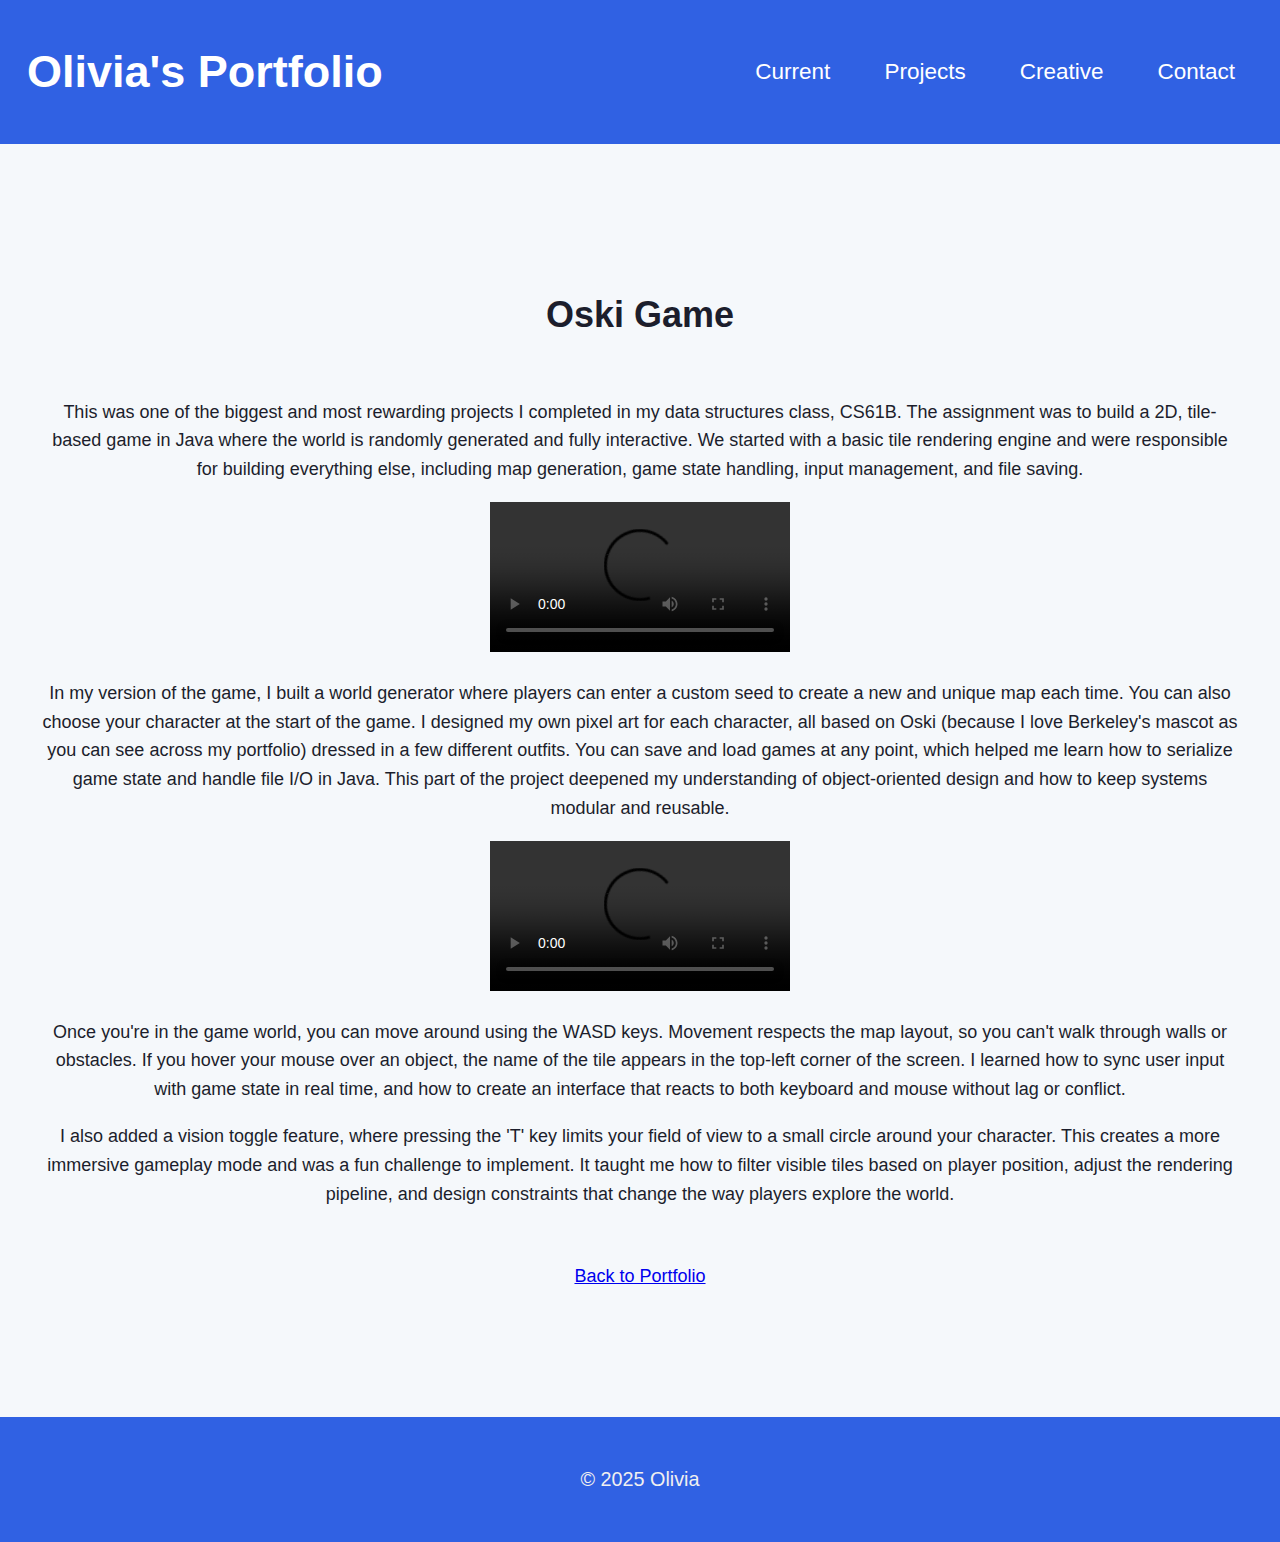
<file: proj/oski-game.html>
<!DOCTYPE html>
<html lang="en">
<head>
    <meta charset="UTF-8" />
    <meta name="viewport" content="width=device-width, initial-scale=1" />
    <title>Creative Works — Full Gallery</title>
    <link rel="stylesheet" href="../style.css" />
</head>
<body class="creative-page">
    <header id="navbar">
        <div class="nav-container">
            <h1><a href="../index.html" id="go-home">Olivia's Portfolio</a></h1>
            <button class="menu-toggle" id="menu-toggle">☰</button>
            <nav class="nav-links" id="nav-links">
                <a href="../index.html#recents">Current</a>
                <a href="../index.html#projects">Projects</a>
                <a href="../index.html#creative">Creative</a>
                <a href="../index.html#contact">Contact</a>
            </nav>
        </div>
    </header>

    <main>
        <section id="creative">
            <h2>Oski Game</h2>
            
            <section id="about-proj">
            <div class="about-proj-container">
                <p class="about-proj-text">
                This was one of the biggest and most rewarding projects I completed in my data structures class, CS61B. The assignment was to build a 2D, tile-based game in Java where the world is randomly generated and fully interactive. We started with a basic tile rendering engine and were responsible for building everything else, including map generation, game state handling, input management, and file saving.
                </p>
            </div>
            <div class="about-proj-container">
                <video class="my-video" controls> <source src="/vid/test.mov" type="video/quicktime"> </video>
                <p class="about-proj-text">
                In my version of the game, I built a world generator where players can enter a custom seed to create a new and unique map each time. You can also choose your character at the start of the game. I designed my own pixel art for each character, all based on Oski (because I love Berkeley's mascot as you can see across my portfolio) dressed in a few different outfits. You can save and load games at any point, which helped me learn how to serialize game state and handle file I/O in Java. This part of the project deepened my understanding of object-oriented design and how to keep systems modular and reusable.
                </p>
            </div>
            <div class="about-proj-container">
                <video class="my-video" controls> <source src="/vid/oski2.mov" type="video/quicktime"> </video>
                <p class="about-proj-text">
                Once you're in the game world, you can move around using the WASD keys. Movement respects the map layout, so you can't walk through walls or obstacles. If you hover your mouse over an object, the name of the tile appears in the top-left corner of the screen. I learned how to sync user input with game state in real time, and how to create an interface that reacts to both keyboard and mouse without lag or conflict.
                </p>
                <p class="about-proj-text">
                I also added a vision toggle feature, where pressing the 'T' key limits your field of view to a small circle around your character. This creates a more immersive gameplay mode and was a fun challenge to implement. It taught me how to filter visible tiles based on player position, adjust the rendering pipeline, and design constraints that change the way players explore the world.
                </p>
            </div>
        </section>

            <div class="back-to-portfolio" style="margin-top: 2rem; text-align: center;">
                <a href="../index.html" class="see-more-btn">Back to Portfolio</a>
            </div>
        </section>
    </main>

    <footer>
        <p>© 2025 Olivia</p>
    </footer>

    <script src="../script.js"></script>
</body>
</html>
</file>
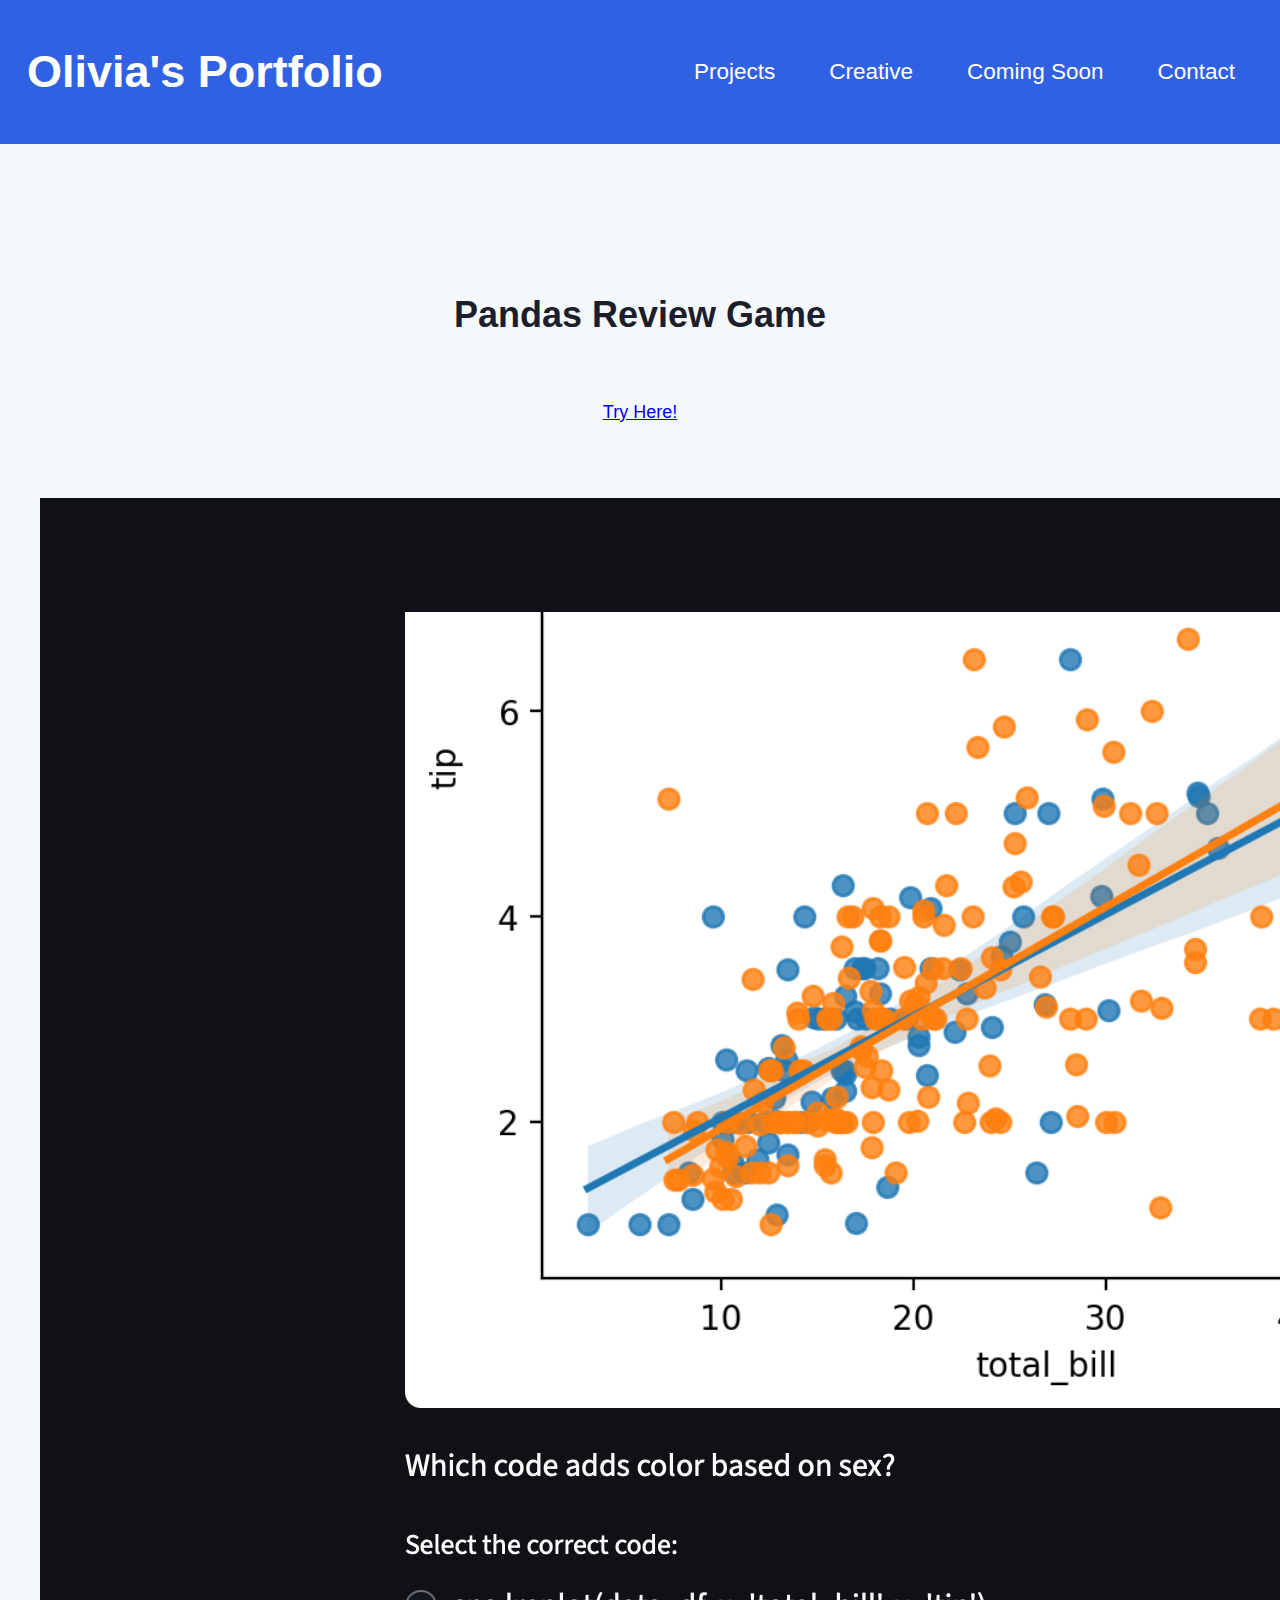
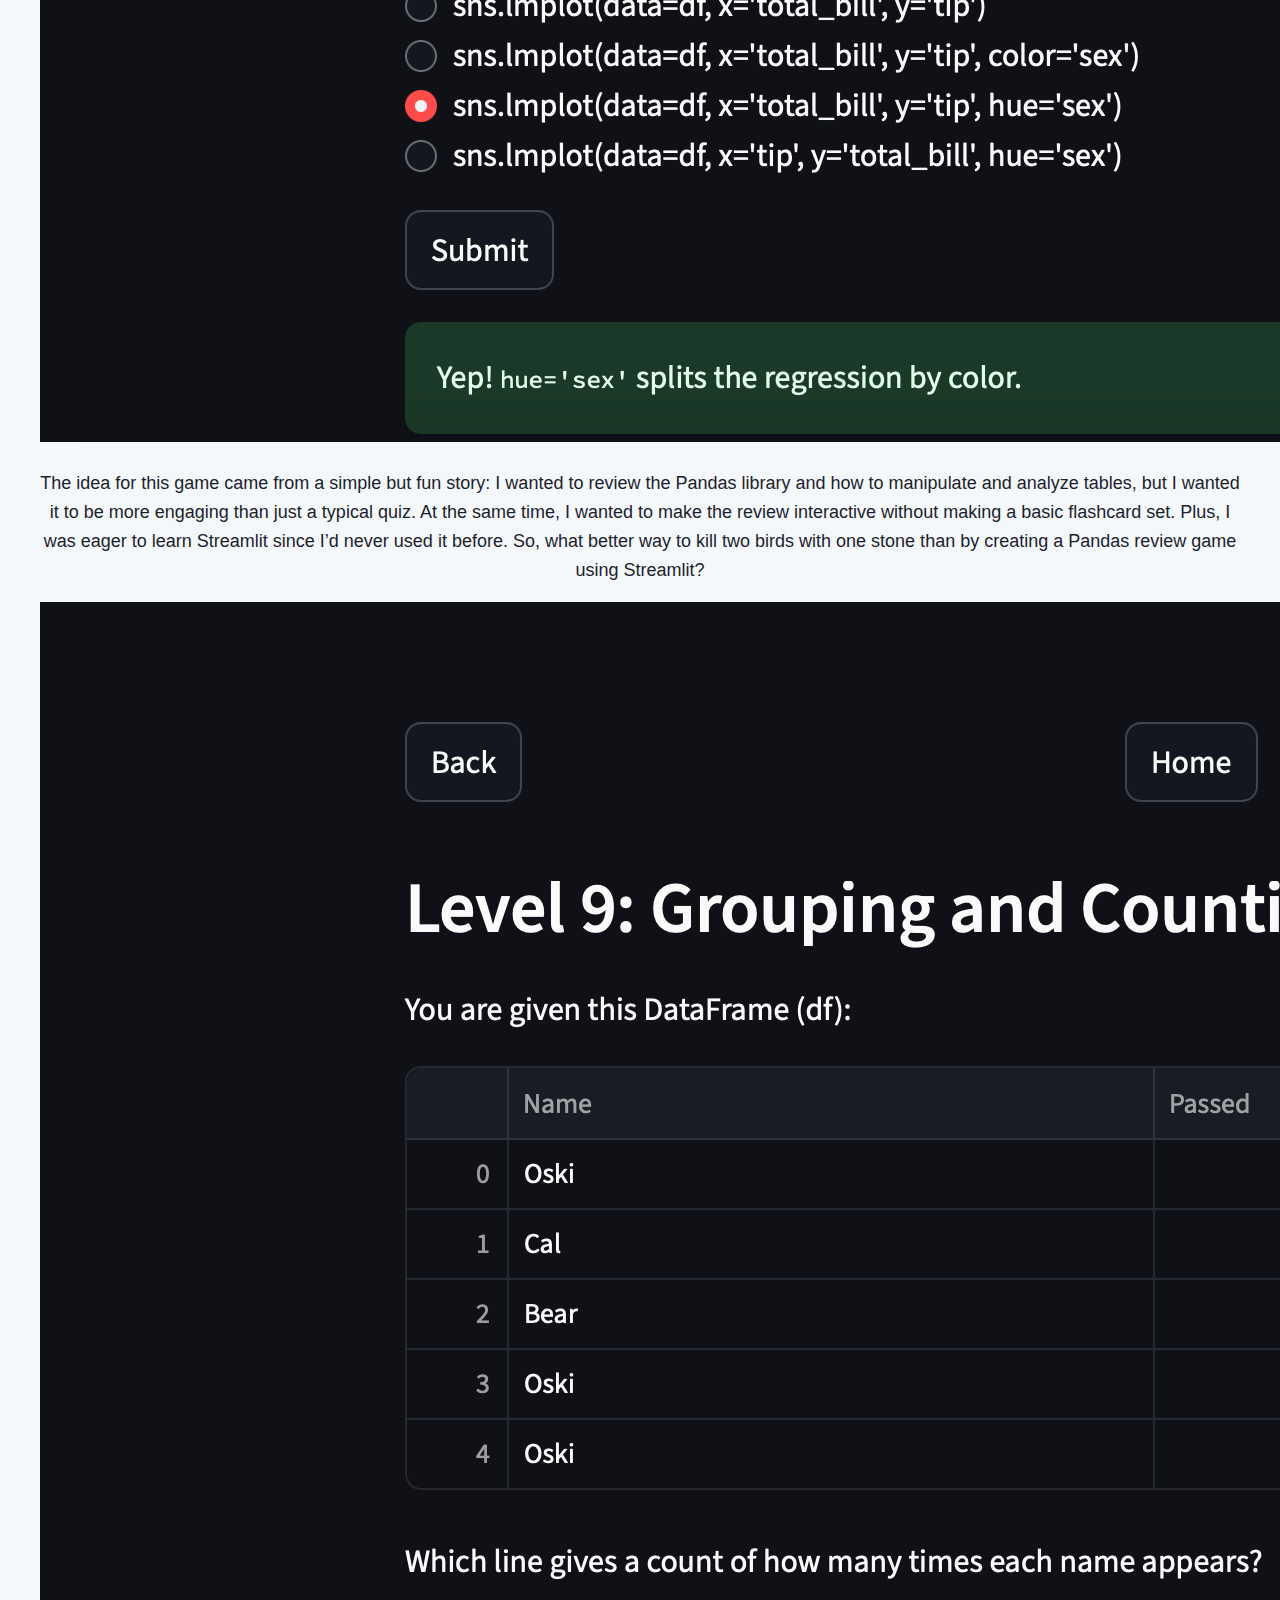
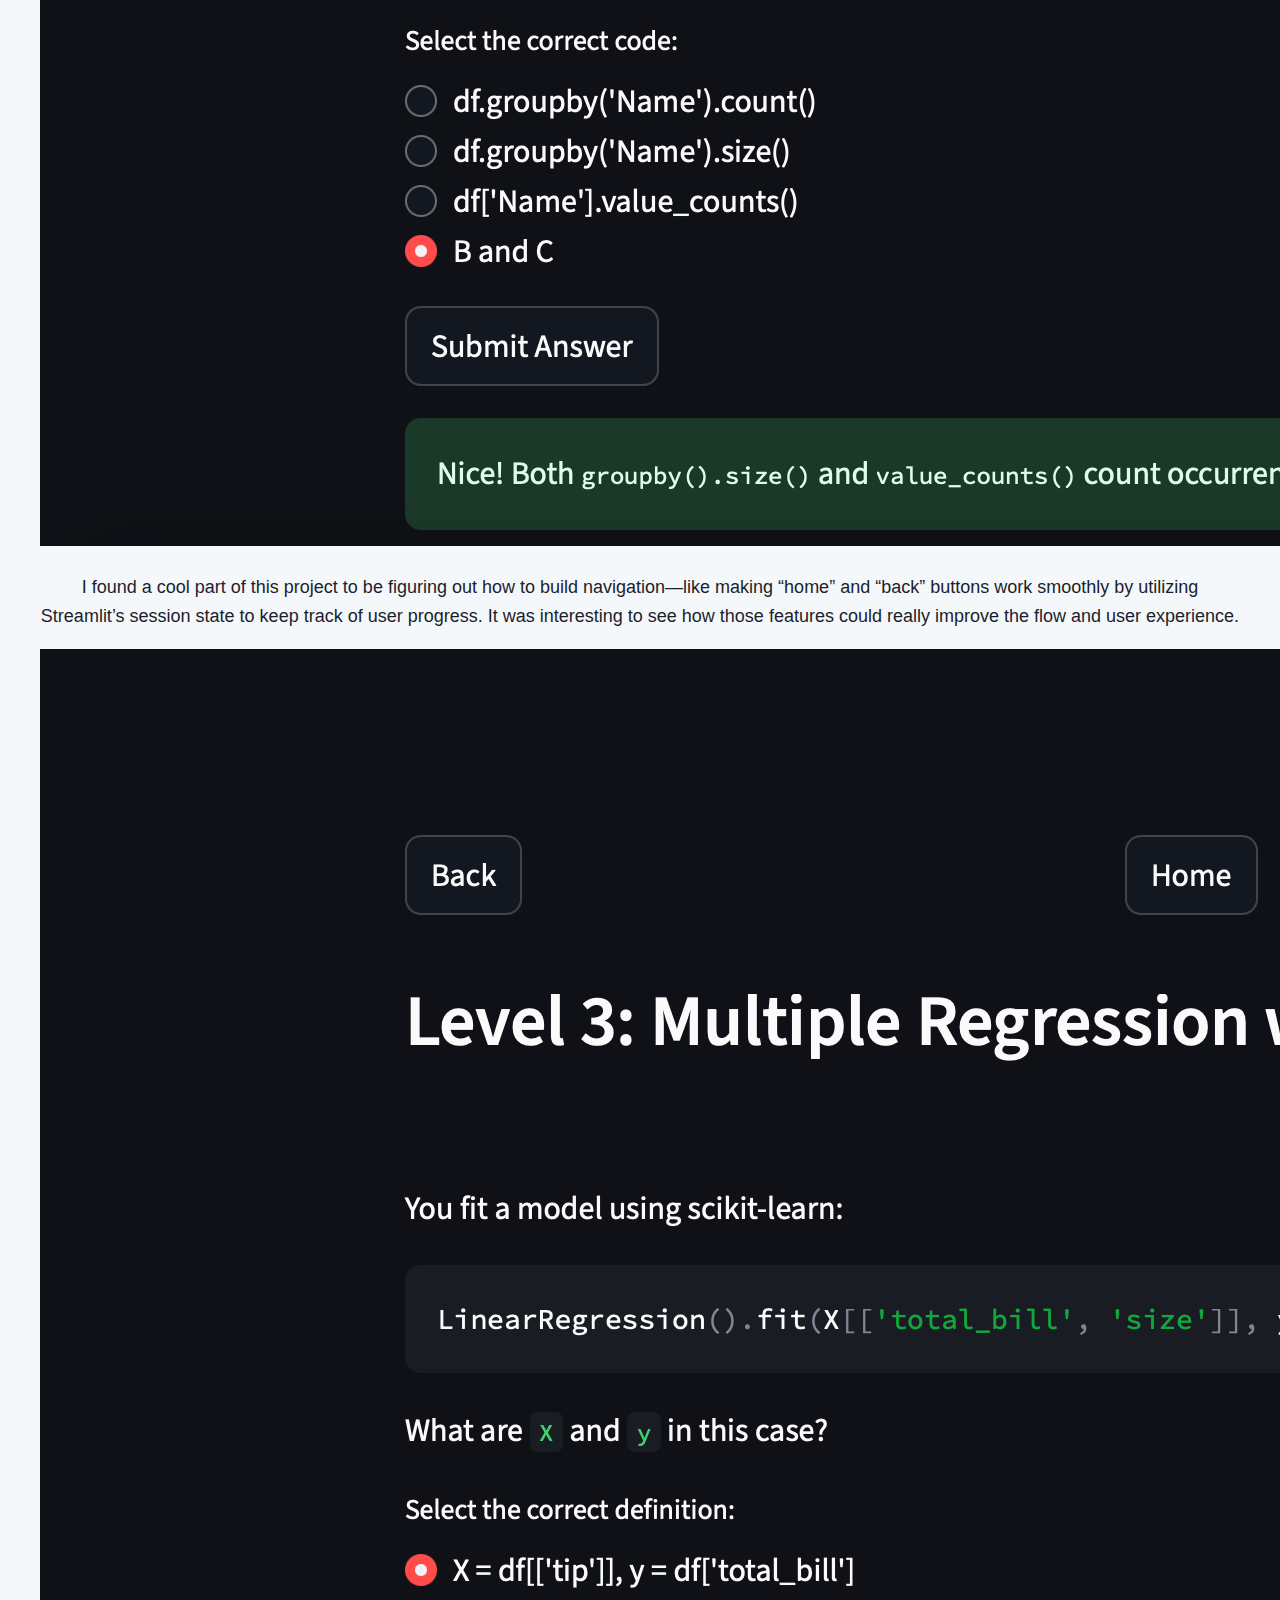
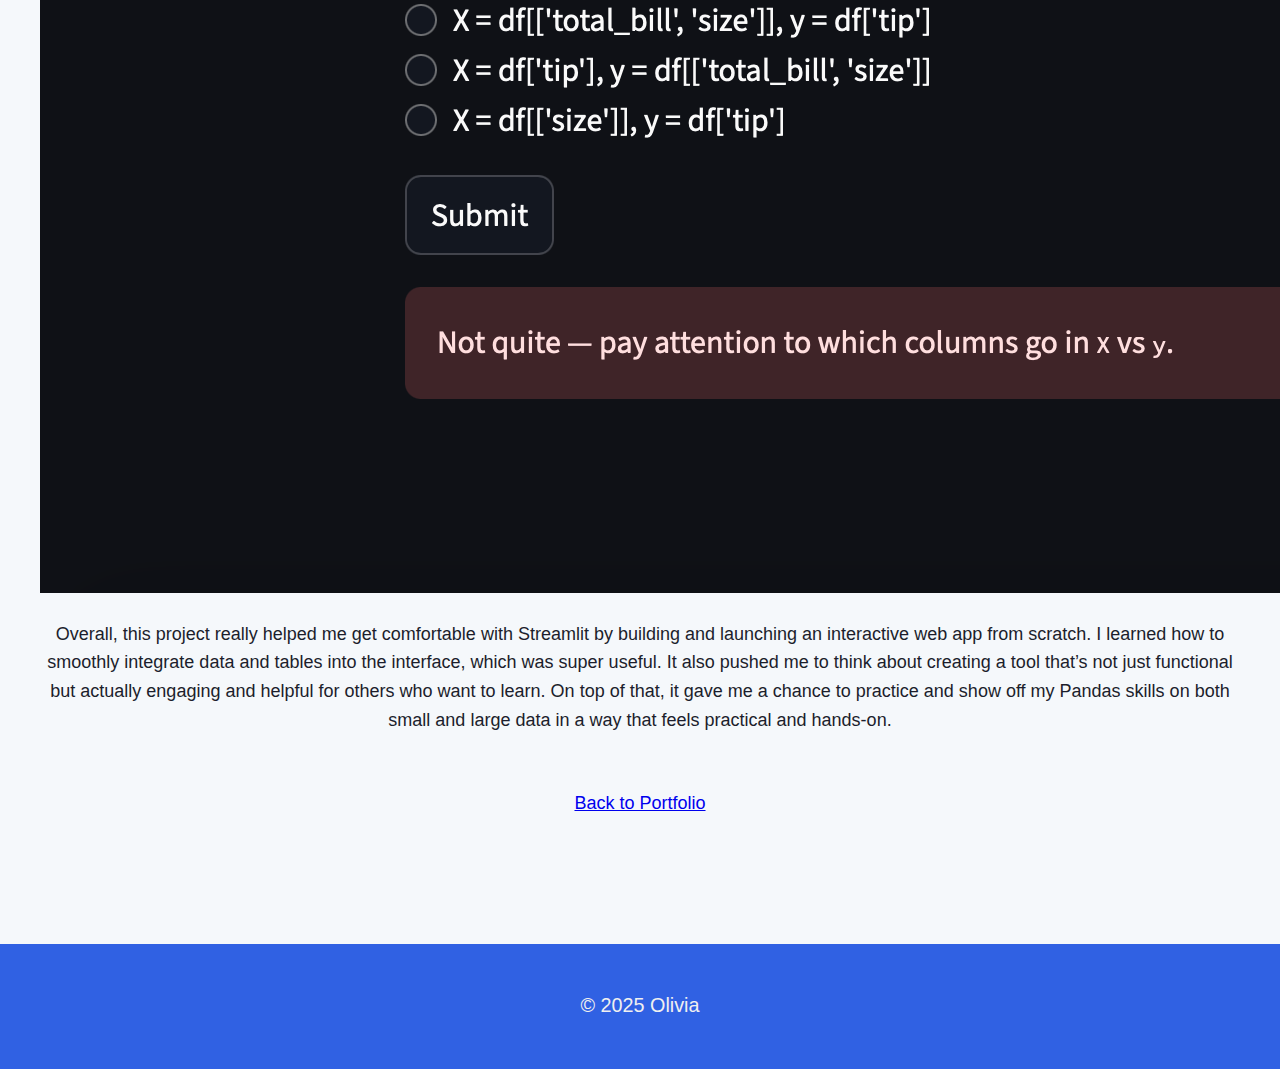
<file: proj/pandas-game.html>
<!DOCTYPE html>
<html lang="en">
<head>
    <meta charset="UTF-8" />
    <meta name="viewport" content="width=device-width, initial-scale=1" />
    <title>Creative Works — Full Gallery</title>
    <link rel="stylesheet" href="../style.css" />
</head>
<body class="creative-page">
    <header id="navbar">
        <div class="nav-container">
            <h1><a href="../index.html" id="go-home">Olivia's Portfolio</a></h1>
            <button class="menu-toggle" id="menu-toggle">☰</button>
            <nav class="nav-links" id="nav-links">
                <a href="../index.html#creative">Projects</a>
                <a href="../index.html#projects">Creative</a>
                <a href="../index.html#recents">Coming Soon</a>
                <a href="../index.html#contact">Contact</a>
            </nav>
        </div>
    </header>

    <main>
        <section id="creative">
            <h2>Pandas Review Game</h2>

            <div class="back-to-portfolio" style="margin-bottom: 4rem; text-align: center;">
                <a href="https://pandas-review-bqvrut4lmx3bwpiuikixdy.streamlit.app" class="see-more-btn">Try Here!</a>
            </div>
            
            <section id="about-proj">
            <div class="about-proj-container">
                <img src="/images/proj-img/pandas-game1.png" alt="Olivia's photo" class="about-proj-photo" />
                <p class="about-proj-text">
                The idea for this game came from a simple but fun story: I wanted to review the Pandas library and how to manipulate and analyze tables, but I wanted it to be more engaging than just a typical quiz. At the same time, I wanted to make the review interactive without making a basic flashcard set. Plus, I was eager to learn Streamlit since I’d never used it before. So, what better way to kill two birds with one stone than by creating a Pandas review game using Streamlit? 
                </p>
            </div>

            <div class="about-proj-container">
                <img src="/images/proj-img/pandas-game2.png" alt="Olivia's photo" class="about-proj-photo" />
                <p class="about-proj-text">
                I found a cool part of this project to be figuring out how to build navigation—like making “home” and “back” buttons work smoothly by utilizing Streamlit’s session state to keep track of user progress. It was interesting to see how those features could really improve the flow and user experience. 
                </p>
            </div>

            <div class="about-proj-container">
                <img src="/images/proj-img/pandas-game3.png" alt="Olivia's photo" class="about-proj-photo" />
                <p class="about-proj-text">
                Overall, this project really helped me get comfortable with Streamlit by building and launching an interactive web app from scratch. I learned how to smoothly integrate data and tables into the interface, which was super useful. It also pushed me to think about creating a tool that’s not just functional but actually engaging and helpful for others who want to learn. On top of that, it gave me a chance to practice and show off my Pandas skills on both small and large data in a way that feels practical and hands-on. 
                </p>
            </div>
        </section>

            <div class="back-to-portfolio" style="margin-top: 2rem; text-align: center;">
                <a href="../index.html" class="see-more-btn">Back to Portfolio</a>
            </div>
        </section>
    </main>

    <footer>
        <p>© 2025 Olivia</p>
    </footer>

    <script src="../script.js"></script>
</body>
</html>
</file>
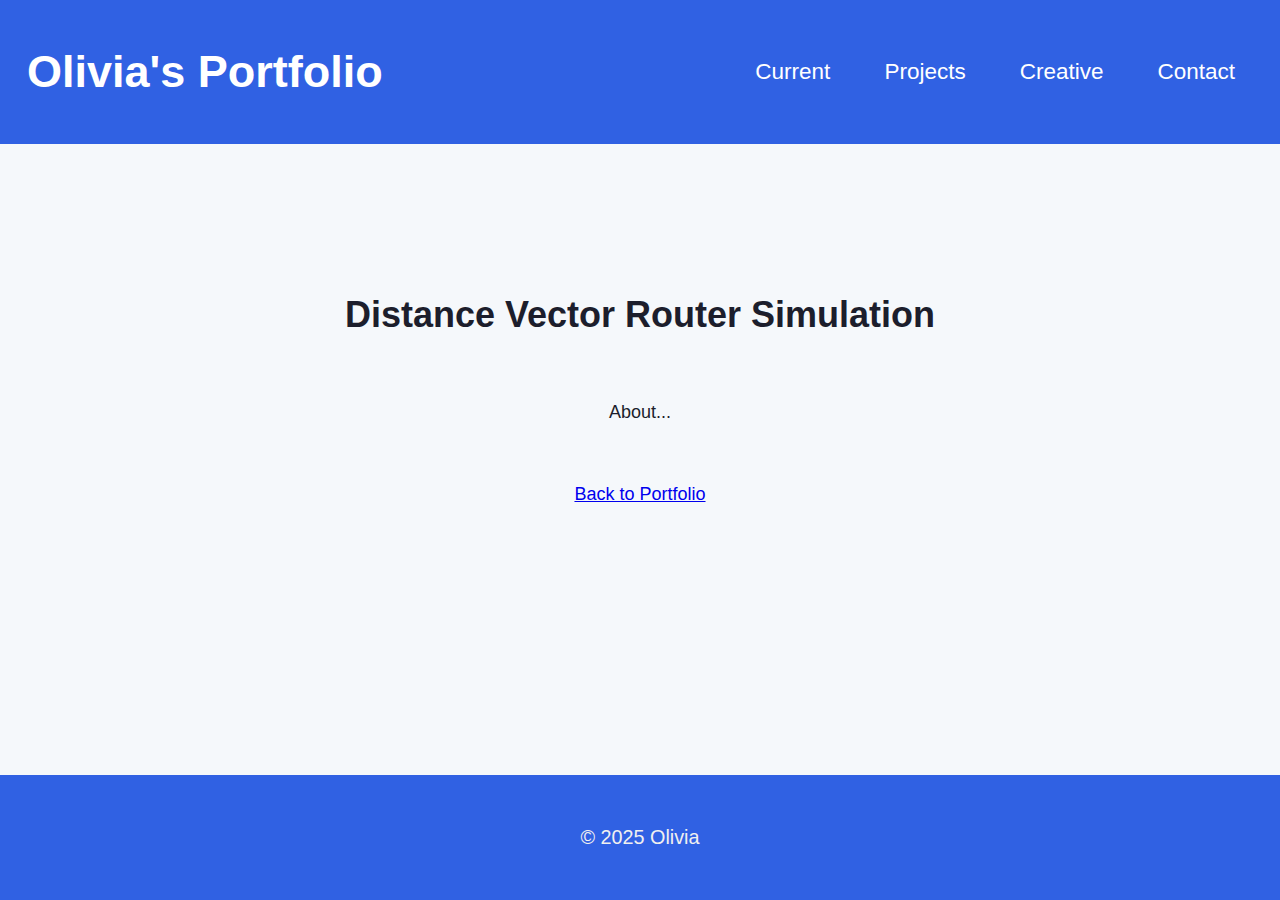
<file: proj/router-sim.html>
<!DOCTYPE html>
<html lang="en">
<head>
    <meta charset="UTF-8" />
    <meta name="viewport" content="width=device-width, initial-scale=1" />
    <title>Creative Works — Full Gallery</title>
    <link rel="stylesheet" href="../style.css" />
</head>
<body class="creative-page">
    <header id="navbar">
        <div class="nav-container">
            <h1><a href="../index.html" id="go-home">Olivia's Portfolio</a></h1>
            <button class="menu-toggle" id="menu-toggle">☰</button>
            <nav class="nav-links" id="nav-links">
                <a href="../index.html#recents">Current</a>
                <a href="../index.html#projects">Projects</a>
                <a href="../index.html#creative">Creative</a>
                <a href="../index.html#contact">Contact</a>
            </nav>
        </div>
    </header>

    <main>
        <section id="creative">
            <h2>Distance Vector Router Simulation</h2>
            
            <section id="about-proj">
            <div class="about-proj-container">
                <p class="about-proj-text">
                About...
                </p>
            </div>
        </section>

            <div class="back-to-portfolio" style="margin-top: 2rem; text-align: center;">
                <a href="../index.html" class="see-more-btn">Back to Portfolio</a>
            </div>
        </section>
    </main>

    <footer>
        <p>© 2025 Olivia</p>
    </footer>

    <script src="../script.js"></script>
</body>
</html>
</file>
<file: style.css>
/* Base setup */
html {
    font-size: 18px; /* Bigger base text */
}

html, body {
    height: 100%;
    margin: 0;
    padding: 0;
    font-family: "Trebuchet MS", Helvetica, sans-serif;
    background-color: #f5f8fb;
    color: #1c1e2c; /* dark navy for main text */
    display: flex;
    flex-direction: column;
    min-height: 100vh;
    line-height: 1.6;
}

main {
    flex: 1;
    padding: 2rem 1rem;
    max-width: 1200px;
    margin: 0 auto;
}

/* Header/Navbar styling */
#navbar {
    position: sticky;
    top: 0;
    z-index: 1000;
    background: #3061E3;
    color: white;
    padding: 1.5rem;
    transition: top 0.3s;
}

.nav-container {
    display: flex;
    justify-content: space-between;
    align-items: center;
    flex-wrap: wrap;
}

h1 {
    font-size: 2.5rem;
    margin: 0.5rem 0;
}

h2 {
    font-size: 2rem;
    margin-top: 1rem;      /* added smaller top margin */
    margin-bottom: 3rem;
}

h3 {
    font-size: 1.5rem;
    margin-bottom: 0.5rem;
}

/* Menu toggle */
.menu-toggle {
    background: none;
    border: none;
    font-size: 2.5rem;
    color: white;
    cursor: pointer;
    display: none;
}

/* Nav links */
.nav-links {
    display: flex;
    gap: 1rem;
}

.nav-links a {
    font-size: 1.25rem;
    padding: 0.75rem 1rem;
    color: white;
    text-decoration: none;
    transition: color 0.2s, background 0.2s;
}

.nav-links a:hover {
    color: #DA2528;
    background-color: rgba(218, 37, 40, 0.1);
    border-radius: 4px;
}

/* Responsive nav */
@media (max-width: 768px) {
    .nav-links {
        display: none;
        flex-direction: column;
        width: 100%;
        padding-top: 1rem;
    }

    .nav-links.show {
        display: flex;
    }

    .menu-toggle {
        display: block;
    }
}

/* Title link hover */
#go-home {
    color: inherit;
    text-decoration: none;
}

#go-home:hover {
    color: #DA2528;
    text-decoration: underline;
    text-underline-offset: 4px;
}

/* Footer */
footer {
    background: #3061E3;
    color: #f0f0f0;
    padding: 1.5rem;
    text-align: center;
    font-size: 1.1rem;
    margin-top: 2rem;
}

/* Section layout */
section {
    margin-bottom: 3rem;
    text-align: center;
}

/* Project grid */
.project-grid {
    display: grid;
    grid-template-columns: repeat(3, 1fr);
    gap: 3rem;
    margin-top: 1rem;
}

@media (max-width: 1000px) {
    .project-grid {
        grid-template-columns: repeat(2, 1fr);
    }
}

@media (max-width: 600px) {
    .project-grid {
        grid-template-columns: 1fr;
    }
}

/* Project card */
.project-card {
    background-color: #ffffff;
    padding: 5rem;
    border: 1px solid #ccc;
    border-left: 4px solid #DA2528;
    border-radius: 8px;
    font-size: 1.1rem;
    min-height: 50px;
}

/* Recents section */
#recents {
    background-color: #1c1e2c; /* dark navy */
    color: white;
    padding: 2rem 1rem;
    margin-bottom: 3rem;
}

/* Recents heading */
#recents h2 {
    color: #ffffff; /* white */
    margin-bottom: 3rem;
    text-align: center;
}

/* Recent cards container */
.recent-grid {
    display: grid;
    grid-template-columns: repeat(3, 1fr);
    gap: 1.5rem;
    max-width: 900px; /* or whatever width you want */
    margin: 0 auto;
}

/* Recent cards */
.recent-card {
    background-color: #DA2528; /* red */
    color: white;
    padding: 1.5rem;
    border-radius: 0;
    font-size: 1.1rem;
    border: none;
}
</file>
